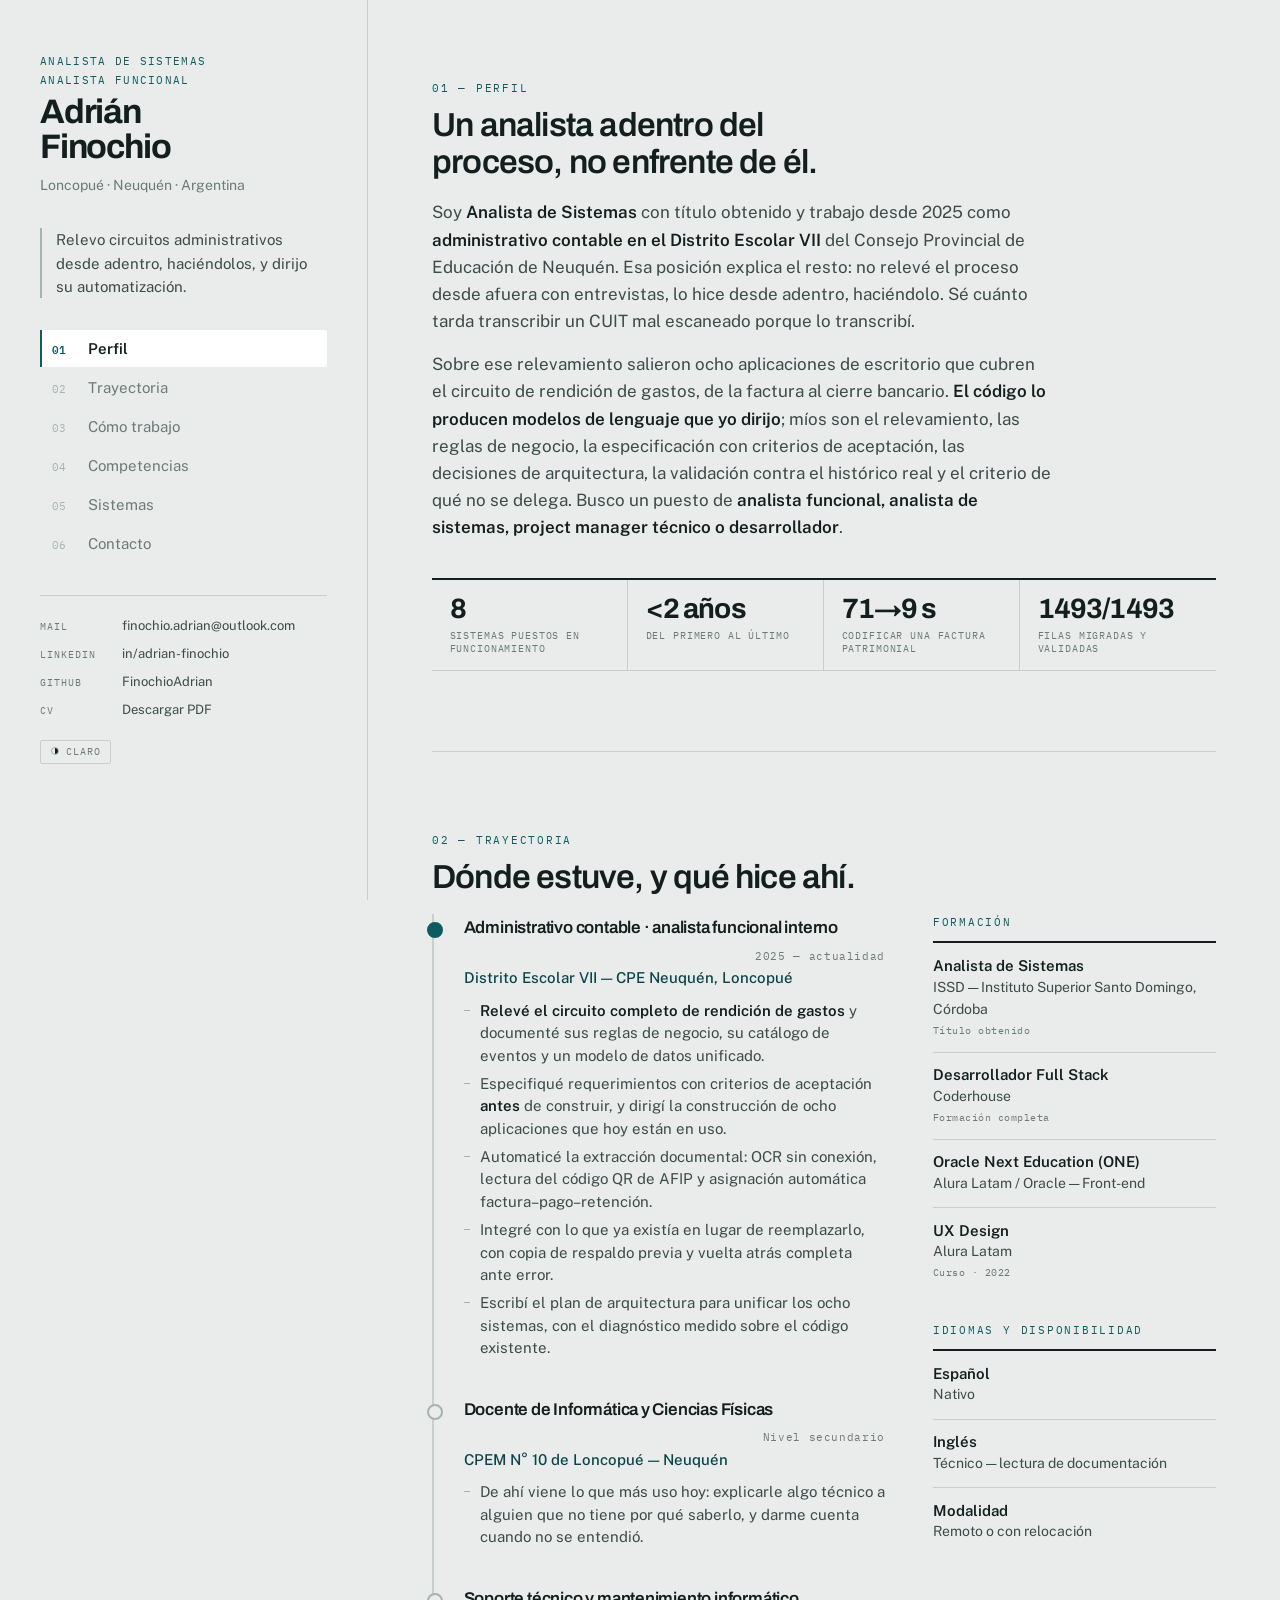
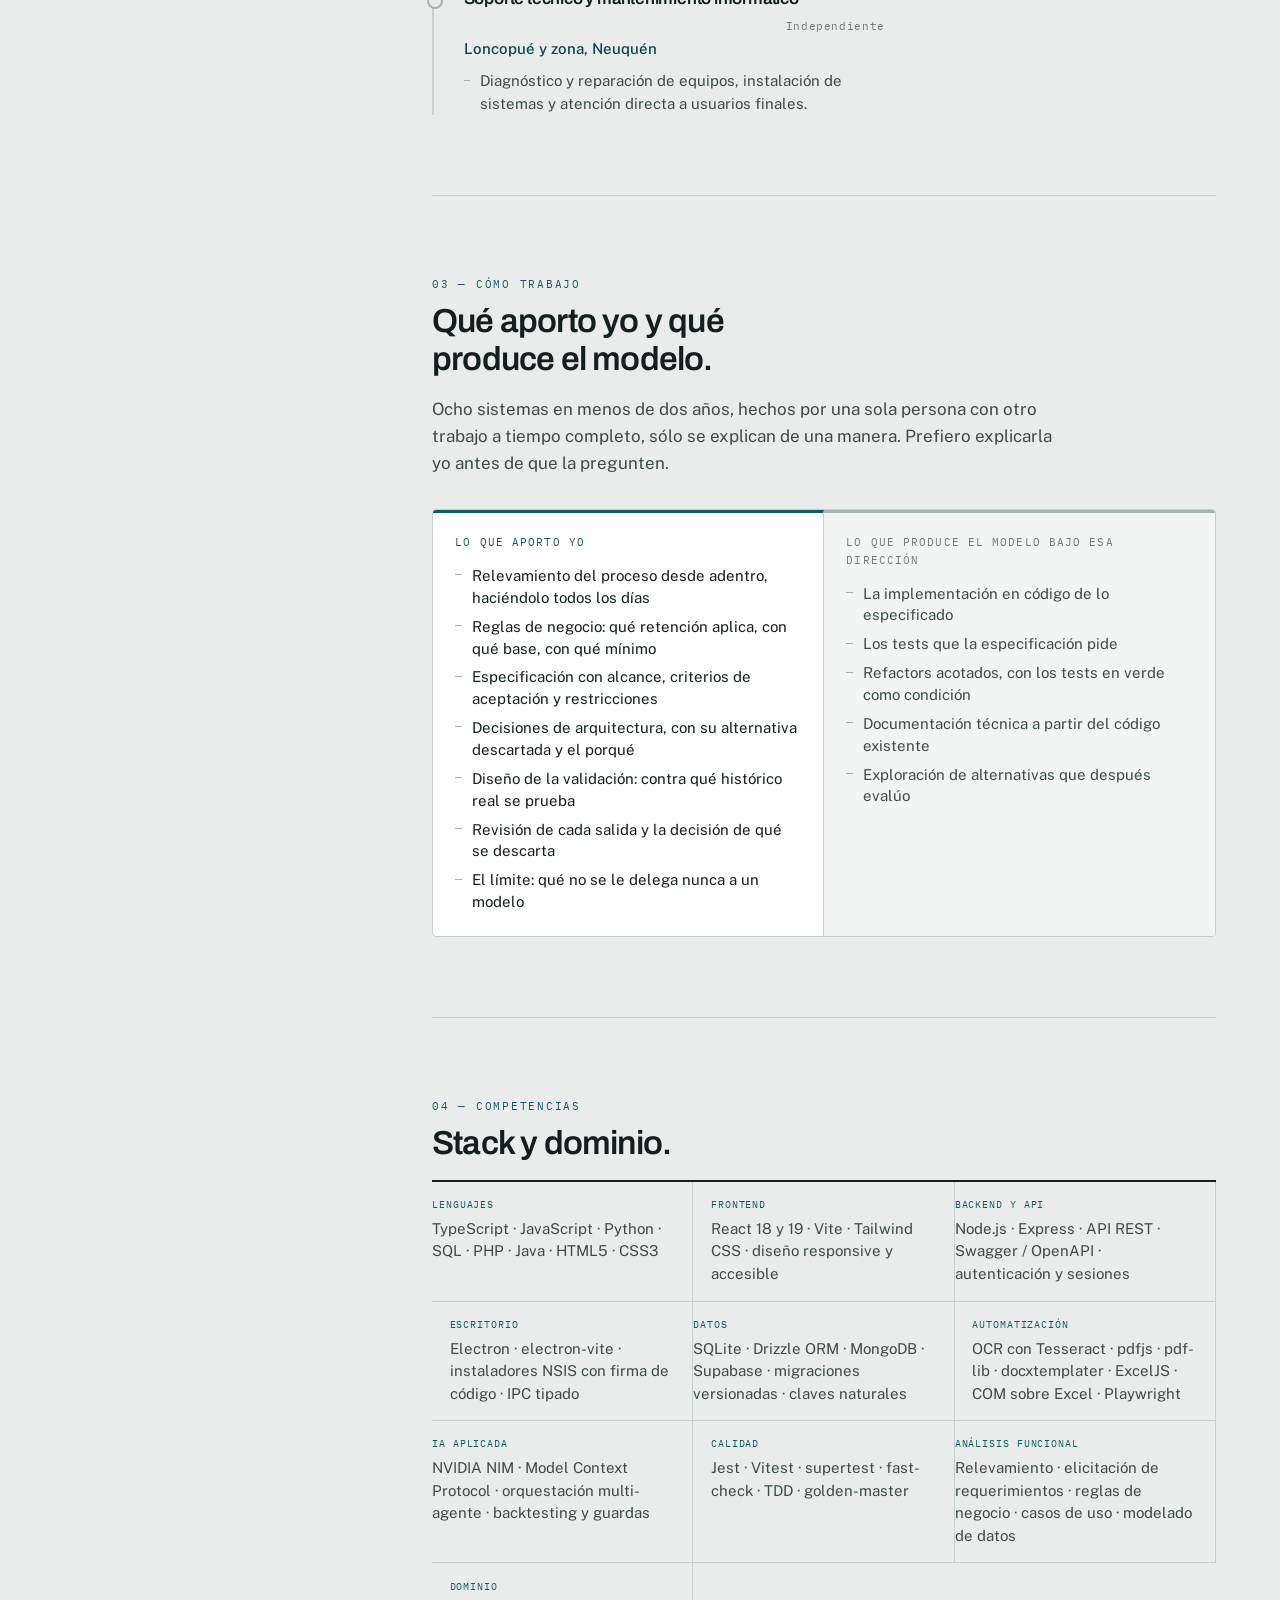
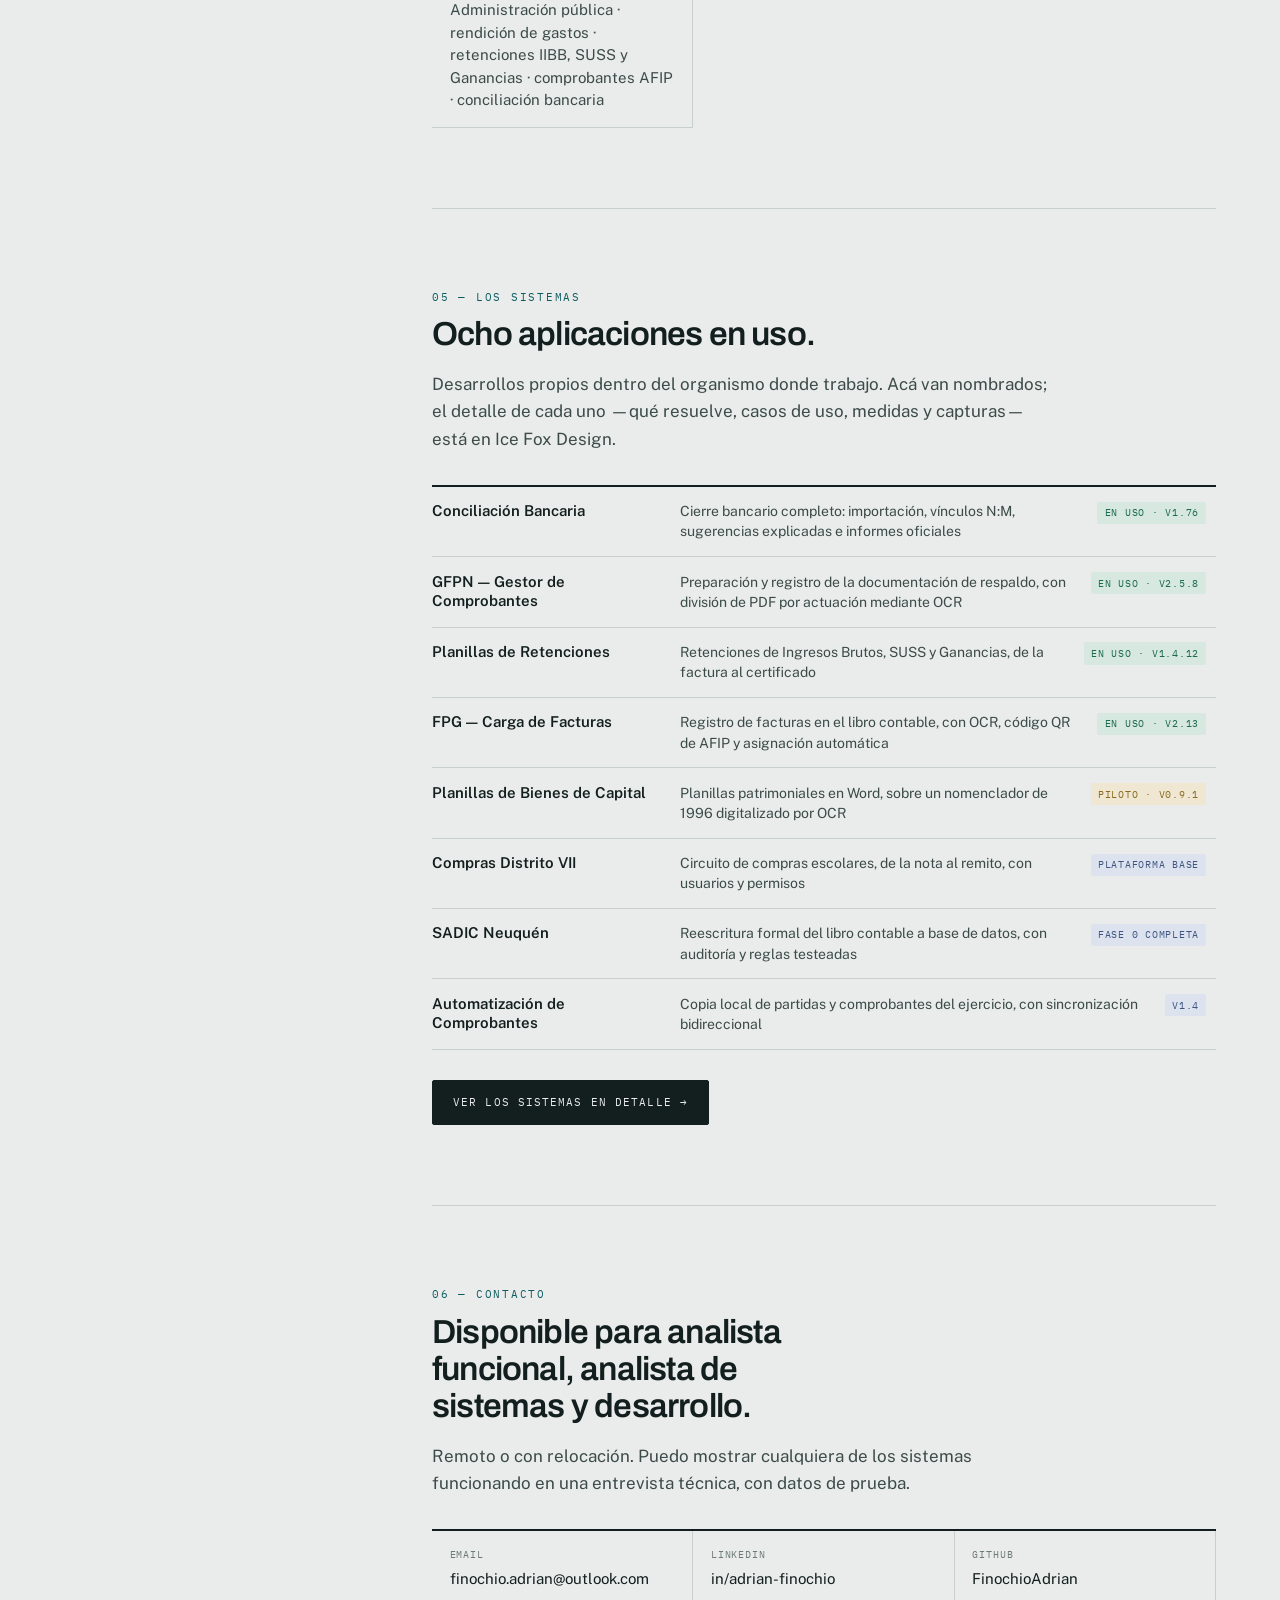
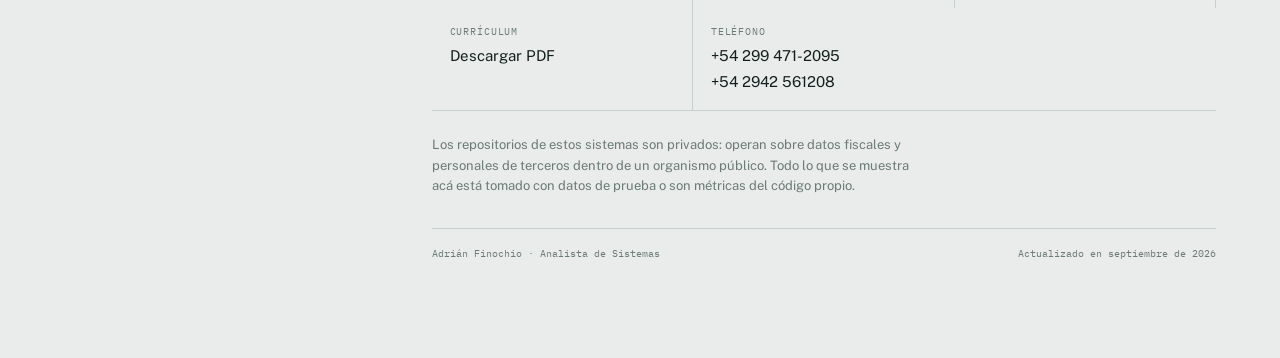
<file: index.html>
<!doctype html>
<html lang="es">
<head>
<meta charset="utf-8">
<meta name="viewport" content="width=device-width, initial-scale=1">
<title>Adrián Finochio — Analista de Sistemas</title>
<meta name="description" content="Analista de Sistemas y analista funcional. Relevamiento de circuitos administrativos y dirección de su automatización.">
<meta name="author" content="Adrián Finochio">
<link rel="icon" href="data:image/svg+xml,<svg xmlns=%22http://www.w3.org/2000/svg%22 viewBox=%220 0 100 100%22><text y=%22.9em%22 font-size=%2290%22>🦊</text></svg>">
<link rel="preconnect" href="https://fonts.googleapis.com">
<link rel="preconnect" href="https://fonts.gstatic.com" crossorigin>
<link rel="stylesheet" href="https://fonts.googleapis.com/css2?family=Archivo:wght@500;600;700&family=IBM+Plex+Mono:wght@400;500&family=Public+Sans:ital,wght@0,400;0,500;0,600;1,400&display=swap">
</head>
<body>
<style>
:root{
  --ground:#E9ECEA; --surface:#FFFFFF; --surface-2:#DFE4E2; --surface-3:#F3F5F4;
  --ink:#131F1E; --ink-2:#3C4B49; --muted:#6C7A78;
  --line:#C6CFCC; --line-2:#A6B3B0;
  --accent:#0E5B62; --accent-ink:#0A444A; --accent-soft:#D9E8E9;
  --ok:#1B6B4C; --ok-soft:#D6E8DF;
  --piloto:#8A6A1F; --piloto-soft:#EFE7D1;
  --base:#3F5480; --base-soft:#DCE3EF;
  --r:4px;
}
@media (prefers-color-scheme:dark){
  :root:not([data-theme="light"]){
    --ground:#0C1414; --surface:#131E1E; --surface-2:#1B2A29; --surface-3:#182524;
    --ink:#DFE7E5; --ink-2:#AEBCBA; --muted:#7C8A88;
    --line:#263736; --line-2:#3B5250;
    --accent:#5FB6BE; --accent-ink:#93D3D9; --accent-soft:#10353A;
    --ok:#6CBE9A; --ok-soft:#12301F;
    --piloto:#D2B25E; --piloto-soft:#302810;
    --base:#93A9D6; --base-soft:#182238;
  }
}
:root[data-theme="dark"]{
  --ground:#0C1414; --surface:#131E1E; --surface-2:#1B2A29; --surface-3:#182524;
  --ink:#DFE7E5; --ink-2:#AEBCBA; --muted:#7C8A88;
  --line:#263736; --line-2:#3B5250;
  --accent:#5FB6BE; --accent-ink:#93D3D9; --accent-soft:#10353A;
  --ok:#6CBE9A; --ok-soft:#12301F;
  --piloto:#D2B25E; --piloto-soft:#302810;
  --base:#93A9D6; --base-soft:#182238;
}
*{box-sizing:border-box}
body{margin:0;background:var(--ground);color:var(--ink);
  font-family:"Public Sans",ui-sans-serif,system-ui,-apple-system,Segoe UI,sans-serif;
  font-size:16px;line-height:1.6;-webkit-font-smoothing:antialiased}
a{color:var(--accent-ink)}
:focus-visible{outline:2px solid var(--accent);outline-offset:3px;border-radius:2px}
h1,h2,h3,.display{font-family:"Archivo","Helvetica Neue",Arial,sans-serif}
.mono{font-family:"IBM Plex Mono",ui-monospace,Menlo,monospace}

/* ===================== ESTRUCTURA LATERAL ===================== */
#progreso{position:fixed;left:0;top:0;height:2px;width:0;background:var(--accent);z-index:60;
  transition:width .12s linear}
.marco{display:grid;grid-template-columns:23rem minmax(0,1fr);max-width:92rem;margin:0 auto}
.riel{position:sticky;top:0;height:100vh;display:flex;flex-direction:column;
  padding:3.25rem 2.5rem 2.25rem;border-right:1px solid var(--line);background:var(--ground);
  overflow-y:auto}
.flujo{min-width:0;padding:0 4rem}
@media (max-width:64rem){
  .marco{grid-template-columns:1fr}
  .riel{position:static;height:auto;border-right:0;border-bottom:1px solid var(--line);
    padding:2.5rem 1.75rem 1.75rem}
  .flujo{padding:0 1.75rem}
}

/* ===================== RIEL ===================== */
.riel-nombre{font-family:"Archivo",sans-serif;font-weight:700;font-size:2.125rem;line-height:1.02;
  letter-spacing:-.035em;margin:0 0 .6rem}
.riel-rol{font-family:"IBM Plex Mono",monospace;font-size:.6875rem;letter-spacing:.12em;
  text-transform:uppercase;color:var(--accent);margin:0 0 .35rem;line-height:1.7}
.riel-lugar{font-size:.875rem;color:var(--muted);margin:0 0 2rem}
.riel-frase{font-size:.9375rem;color:var(--ink-2);line-height:1.55;margin:0 0 2rem;
  padding-left:.85rem;border-left:2px solid var(--line-2)}
.indice{margin:0 0 auto;padding:0;list-style:none;display:flex;flex-direction:column;gap:.1rem;
  counter-reset:s}
.indice a{counter-increment:s;display:grid;grid-template-columns:1.9rem 1fr;align-items:baseline;
  gap:.35rem;padding:.42rem .6rem;text-decoration:none;color:var(--muted);font-size:.9375rem;
  border-left:2px solid transparent;border-radius:0 2px 2px 0;
  transition:color .25s ease,border-color .25s ease,background .25s ease,padding-left .25s ease}
.indice a::before{content:"0" counter(s);font-family:"IBM Plex Mono",monospace;font-size:.6875rem;
  color:var(--line-2);transition:color .25s ease}
.indice a:hover{color:var(--ink);background:var(--surface);padding-left:.85rem}
.indice a.activo{color:var(--ink);font-weight:600;border-left-color:var(--accent);background:var(--surface)}
.indice a.activo::before{color:var(--accent)}
.riel-pie{margin-top:2rem;padding-top:1.25rem;border-top:1px solid var(--line);
  display:flex;flex-direction:column;gap:.45rem}
.riel-pie a{font-size:.8125rem;color:var(--ink-2);text-decoration:none;display:flex;gap:.6rem;
  align-items:baseline;transition:color .2s ease,transform .2s ease}
.riel-pie a:hover{color:var(--accent-ink);transform:translateX(3px)}
.riel-pie .et{font-family:"IBM Plex Mono",monospace;font-size:.5938rem;letter-spacing:.1em;
  text-transform:uppercase;color:var(--muted);min-width:4.5rem;flex:none}
.tema{margin-top:1.25rem;align-self:flex-start;font-family:"IBM Plex Mono",monospace;
  font-size:.625rem;letter-spacing:.1em;text-transform:uppercase;background:transparent;
  color:var(--muted);border:1px solid var(--line);border-radius:2px;padding:.35rem .6rem;
  cursor:pointer;line-height:1;transition:color .2s ease,border-color .2s ease}
.tema:hover{color:var(--ink);border-color:var(--line-2)}
.tema::before{content:"";display:inline-block;width:.5rem;height:.5rem;border-radius:50%;
  margin-right:.45rem;vertical-align:-.05em;box-sizing:border-box;border:1px solid var(--line-2);
  background:linear-gradient(90deg,var(--ground) 50%,var(--ink) 50%)}

/* ===================== SECCIONES ===================== */
.flujo section{padding:5rem 0;border-bottom:1px solid var(--line);scroll-margin-top:1rem}
.flujo section:last-of-type{border-bottom:0;padding-bottom:6rem}
.rotulo{font-family:"IBM Plex Mono",monospace;font-size:.6875rem;letter-spacing:.16em;
  text-transform:uppercase;color:var(--accent);margin:0 0 .6rem}
h2{font-weight:600;font-size:clamp(1.5rem,2.6vw,2.125rem);line-height:1.12;letter-spacing:-.024em;
  margin:0 0 1.1rem;text-wrap:balance;max-width:24ch}
.bajada{color:var(--ink-2);max-width:62ch;margin:0 0 2rem;font-size:1.0625rem}
p{margin:0 0 1rem}
.prosa p{color:var(--ink-2);max-width:62ch;font-size:1.0625rem}
.prosa p b{color:var(--ink);font-weight:600}

/* ---- cifras ---- */
.marcador{display:grid;grid-template-columns:repeat(auto-fit,minmax(9rem,1fr));
  border-top:2px solid var(--ink);border-bottom:1px solid var(--line);margin-top:2.25rem}
.cifra{padding:.95rem 1.1rem .9rem;border-right:1px solid var(--line)}
.cifra:last-child{border-right:0}
.cifra b{display:block;font-family:"Archivo",sans-serif;font-weight:700;font-size:1.75rem;
  line-height:1;letter-spacing:-.03em;font-variant-numeric:tabular-nums}
.cifra span{display:block;font-family:"IBM Plex Mono",monospace;font-size:.5938rem;letter-spacing:.09em;
  text-transform:uppercase;color:var(--muted);margin-top:.4rem;line-height:1.4}

/* ---- trayectoria ---- */
.dos{display:grid;grid-template-columns:minmax(0,1.6fr) minmax(0,1fr);gap:3rem;align-items:start}
@media (max-width:72rem){.dos{grid-template-columns:1fr;gap:2.25rem}}
.traza{display:flex;flex-direction:column;border-left:2px solid var(--line);margin:0;padding:0;list-style:none}
.hito{position:relative;padding:0 0 2.25rem 1.85rem}
.hito:last-child{padding-bottom:0}
.hito::before{content:"";position:absolute;left:-.4375rem;top:.5rem;width:.75rem;height:.75rem;
  border-radius:50%;background:var(--ground);border:2px solid var(--line-2);
  transition:background .3s ease,border-color .3s ease,transform .3s ease}
.hito.actual::before{background:var(--accent);border-color:var(--accent)}
.hito:hover::before{transform:scale(1.25)}
.hito-cab{display:flex;flex-wrap:wrap;align-items:baseline;gap:.4rem 1rem;margin-bottom:.1rem}
.hito-rol{font-family:"Archivo",sans-serif;font-weight:600;font-size:1.0625rem;letter-spacing:-.012em}
.hito-fecha{font-family:"IBM Plex Mono",monospace;font-size:.6563rem;letter-spacing:.06em;
  color:var(--muted);margin-left:auto;white-space:nowrap}
.hito-org{font-size:.9375rem;color:var(--accent-ink);margin:0 0 .6rem;font-weight:500}
.hito ul{margin:0;padding:0;list-style:none;display:flex;flex-direction:column;gap:.35rem}
.hito li{position:relative;padding-left:1rem;font-size:.9375rem;color:var(--ink-2);line-height:1.5}
.hito li::before{content:"";position:absolute;left:0;top:.66em;width:.375rem;height:1px;background:var(--line-2)}
.hito li b{color:var(--ink);font-weight:600}
.ficha{display:flex;flex-direction:column;border-top:2px solid var(--ink)}
.ficha-fila{padding:.8rem 0;border-bottom:1px solid var(--line)}
.ficha-fila:last-child{border-bottom:0}
.ficha-fila .t{font-weight:600;font-size:.9375rem;line-height:1.3}
.ficha-fila .o{font-size:.875rem;color:var(--ink-2)}
.ficha-fila .f{font-family:"IBM Plex Mono",monospace;font-size:.625rem;color:var(--muted);
  letter-spacing:.05em;margin-top:.15rem}

/* ---- reparto ---- */
.reparto{display:grid;grid-template-columns:repeat(auto-fit,minmax(19rem,1fr));
  border:1px solid var(--line);border-radius:var(--r);overflow:hidden;background:var(--surface)}
.mitad{padding:1.3rem 1.4rem 1.45rem}
.mitad.yo{border-right:1px solid var(--line);border-top:3px solid var(--accent)}
.mitad.ia{border-top:3px solid var(--line-2);background:var(--surface-3)}
@media (max-width:41rem){.mitad.yo{border-right:0;border-bottom:1px solid var(--line)}}
.mitad-t{font-family:"IBM Plex Mono",monospace;font-size:.6875rem;letter-spacing:.1em;
  text-transform:uppercase;color:var(--muted);margin:0 0 .85rem}
.mitad.yo .mitad-t{color:var(--accent)}
.mitad ul{margin:0;padding:0;list-style:none;display:flex;flex-direction:column;gap:.45rem}
.mitad li{position:relative;padding-left:1.05rem;font-size:.9375rem;color:var(--ink-2);line-height:1.45}
.mitad li::before{content:"";position:absolute;left:0;top:.62em;width:.4rem;height:1px;background:var(--line-2)}
.mitad.yo li{color:var(--ink)}

/* ---- competencias ---- */
.comp{display:grid;grid-template-columns:repeat(auto-fit,minmax(16rem,1fr));gap:0;
  border-top:2px solid var(--ink);margin:0}
.comp>div{padding:.95rem 1.1rem .95rem 0;border-bottom:1px solid var(--line);border-right:1px solid var(--line)}
.comp>div:nth-child(even){padding-left:1.1rem}
.comp dt{font-family:"IBM Plex Mono",monospace;font-size:.625rem;letter-spacing:.09em;
  text-transform:uppercase;color:var(--accent);margin-bottom:.3rem}
.comp dd{margin:0;font-size:.9375rem;color:var(--ink-2);line-height:1.5}

/* ---- sistemas ---- */
.lista-sis{border-top:2px solid var(--ink);margin-bottom:1.9rem}
.fila{display:grid;grid-template-columns:minmax(0,14rem) minmax(0,1fr) auto;gap:.35rem 1.5rem;
  padding:.9rem .6rem .9rem 0;border-bottom:1px solid var(--line);align-items:baseline;
  position:relative;transition:padding-left .3s ease,background .3s ease}
.fila::after{content:"";position:absolute;left:0;top:0;bottom:0;width:2px;background:var(--accent);
  transform:scaleY(0);transform-origin:top;transition:transform .3s ease}
.fila:hover{padding-left:.85rem;background:var(--surface)}
.fila:hover::after{transform:scaleY(1)}
@media (max-width:56rem){.fila{grid-template-columns:minmax(0,1fr) auto}
  .fila .que{grid-column:1 / -1}}
.nom{font-weight:600;font-size:.9375rem;line-height:1.3}
.que{font-size:.875rem;color:var(--ink-2);line-height:1.45}
.est{font-family:"IBM Plex Mono",monospace;font-size:.5938rem;letter-spacing:.08em;
  text-transform:uppercase;padding:.22rem .45rem;border-radius:2px;white-space:nowrap;justify-self:end}
.est.ok{background:var(--ok-soft);color:var(--ok)}
.est.piloto{background:var(--piloto-soft);color:var(--piloto)}
.est.base{background:var(--base-soft);color:var(--base)}
.boton{display:inline-block;font-family:"IBM Plex Mono",monospace;font-size:.6875rem;
  letter-spacing:.1em;text-transform:uppercase;text-decoration:none;background:var(--ink);
  color:var(--ground);padding:.8rem 1.25rem;border-radius:2px;border:1px solid var(--ink);
  transition:background .25s ease,color .25s ease,border-color .25s ease,transform .25s ease}
.boton:hover{background:var(--accent);border-color:var(--accent);color:#fff;transform:translateY(-2px)}

/* ---- contacto ---- */
.enlaces{display:grid;grid-template-columns:repeat(auto-fit,minmax(13rem,1fr));
  border-top:2px solid var(--ink);border-bottom:1px solid var(--line)}
.enlaces a,.enlaces div{display:block;padding:1rem 1.1rem;border-right:1px solid var(--line);
  text-decoration:none;color:var(--ink);transition:background .25s ease}
.enlaces a:hover{background:var(--surface)}
.enlaces a:last-child,.enlaces div:last-child{border-right:0}
.enlaces .et{font-family:"IBM Plex Mono",monospace;font-size:.5938rem;letter-spacing:.09em;
  text-transform:uppercase;color:var(--muted);display:block;margin-bottom:.25rem}
.enlaces .vl{font-size:.9375rem;word-break:break-word}
.nota{max-width:62ch;font-size:.8125rem;color:var(--muted);margin-top:1.5rem;line-height:1.55}
.pie{margin-top:2rem;padding-top:1.1rem;border-top:1px solid var(--line);
  font-family:"IBM Plex Mono",monospace;font-size:.625rem;color:var(--muted);
  display:flex;justify-content:space-between;gap:1rem;flex-wrap:wrap}

/* ===================== MOVIMIENTO ===================== */
.js .revelar{opacity:0;transform:translateY(16px)}
.js .revelar.visible{opacity:1;transform:none;
  transition:opacity .65s cubic-bezier(.22,.61,.36,1),transform .65s cubic-bezier(.22,.61,.36,1)}
.js .escalona>*{opacity:0;transform:translateY(12px)}
.js .escalona.visible>*{opacity:1;transform:none;
  transition:opacity .55s cubic-bezier(.22,.61,.36,1),transform .55s cubic-bezier(.22,.61,.36,1)}
.js .escalona.visible>*:nth-child(1){transition-delay:.04s}
.js .escalona.visible>*:nth-child(2){transition-delay:.10s}
.js .escalona.visible>*:nth-child(3){transition-delay:.16s}
.js .escalona.visible>*:nth-child(4){transition-delay:.22s}
.js .escalona.visible>*:nth-child(5){transition-delay:.28s}
.js .escalona.visible>*:nth-child(6){transition-delay:.34s}
.js .escalona.visible>*:nth-child(7){transition-delay:.40s}
.js .escalona.visible>*:nth-child(8){transition-delay:.46s}
@keyframes entrar{from{opacity:0;transform:translateY(10px)}to{opacity:1;transform:none}}
.js .riel>*{animation:entrar .6s cubic-bezier(.22,.61,.36,1) backwards}
.js .riel>*:nth-child(1){animation-delay:.05s}
.js .riel>*:nth-child(2){animation-delay:.11s}
.js .riel>*:nth-child(3){animation-delay:.17s}
.js .riel>*:nth-child(4){animation-delay:.23s}
.js .riel>*:nth-child(5){animation-delay:.29s}
.js .riel>*:nth-child(6){animation-delay:.35s}
.js .riel>*:nth-child(7){animation-delay:.41s}
html{scroll-behavior:smooth}
@media (prefers-reduced-motion:reduce){
  html{scroll-behavior:auto}
  *{animation:none!important;transition:none!important}
  .js .revelar,.js .escalona>*{opacity:1!important;transform:none!important}
}
</style>

<script>document.documentElement.classList.add('js');</script>

<div id="progreso"></div>

<div class="marco">

  <aside class="riel">
    <p class="riel-rol">Analista de Sistemas<br>Analista Funcional</p>
    <h1 class="riel-nombre">Adrián<br>Finochio</h1>
    <p class="riel-lugar">Loncopué · Neuquén · Argentina</p>
    <p class="riel-frase">Relevo circuitos administrativos desde adentro, haciéndolos, y dirijo su automatización.</p>
    <nav>
      <ul class="indice">
        <li><a href="#perfil">Perfil</a></li>
        <li><a href="#trayectoria">Trayectoria</a></li>
        <li><a href="#metodo">Cómo trabajo</a></li>
        <li><a href="#competencias">Competencias</a></li>
        <li><a href="#sistemas">Sistemas</a></li>
        <li><a href="#contacto">Contacto</a></li>
      </ul>
    </nav>
    <div class="riel-pie">
      <a href="mailto:finochio.adrian@outlook.com"><span class="et">Mail</span><span>finochio.adrian@outlook.com</span></a>
      <a href="https://www.linkedin.com/in/adrian-finochio/" target="_blank" rel="noopener"><span class="et">LinkedIn</span><span>in/adrian-finochio</span></a>
      <a href="https://github.com/FinochioAdrian" target="_blank" rel="noopener"><span class="et">GitHub</span><span>FinochioAdrian</span></a>
      <a href="cv/CV-Adrian-Finochio.pdf"><span class="et">CV</span><span>Descargar PDF</span></a>
    </div>
    <button id="tema" class="tema" type="button" title="Tema: claro, oscuro o automático">Claro</button>
  </aside>

  <main class="flujo">

    <section id="perfil">
      <div class="revelar">
        <p class="rotulo">01 — Perfil</p>
        <h2>Un analista adentro del proceso, no enfrente de él.</h2>
        <div class="prosa">
          <p>Soy <b>Analista de Sistemas</b> con título obtenido y trabajo desde 2025 como <b>administrativo contable en el Distrito Escolar VII</b> del Consejo Provincial de Educación de Neuquén. Esa posición explica el resto: no relevé el proceso desde afuera con entrevistas, lo hice desde adentro, haciéndolo. Sé cuánto tarda transcribir un CUIT mal escaneado porque lo transcribí.</p>
          <p>Sobre ese relevamiento salieron ocho aplicaciones de escritorio que cubren el circuito de rendición de gastos, de la factura al cierre bancario. <b>El código lo producen modelos de lenguaje que yo dirijo</b>; míos son el relevamiento, las reglas de negocio, la especificación con criterios de aceptación, las decisiones de arquitectura, la validación contra el histórico real y el criterio de qué no se delega. Busco un puesto de <b>analista funcional, analista de sistemas, project manager técnico o desarrollador</b>.</p>
        </div>
      </div>
      <div class="marcador escalona">
        <div class="cifra"><b data-hasta="8">8</b><span>Sistemas puestos en funcionamiento</span></div>
        <div class="cifra"><b>&lt;2 años</b><span>Del primero al último</span></div>
        <div class="cifra"><b>71→9 s</b><span>Codificar una factura patrimonial</span></div>
        <div class="cifra"><b data-hasta="1493" data-sufijo="/1493">1493/1493</b><span>Filas migradas y validadas</span></div>
      </div>
    </section>

    <section id="trayectoria">
      <div class="revelar">
        <p class="rotulo">02 — Trayectoria</p>
        <h2>Dónde estuve, y qué hice ahí.</h2>
      </div>
      <div class="dos">
        <ol class="traza escalona">
          <li class="hito actual">
            <div class="hito-cab"><span class="hito-rol">Administrativo contable · analista funcional interno</span><span class="hito-fecha">2025 — actualidad</span></div>
            <p class="hito-org">Distrito Escolar VII — CPE Neuquén, Loncopué</p>
            <ul>
              <li><b>Relevé el circuito completo de rendición de gastos</b> y documenté sus reglas de negocio, su catálogo de eventos y un modelo de datos unificado.</li>
              <li>Especifiqué requerimientos con criterios de aceptación <b>antes</b> de construir, y dirigí la construcción de ocho aplicaciones que hoy están en uso.</li>
              <li>Automaticé la extracción documental: OCR sin conexión, lectura del código QR de AFIP y asignación automática factura–pago–retención.</li>
              <li>Integré con lo que ya existía en lugar de reemplazarlo, con copia de respaldo previa y vuelta atrás completa ante error.</li>
              <li>Escribí el plan de arquitectura para unificar los ocho sistemas, con el diagnóstico medido sobre el código existente.</li>
            </ul>
          </li>
          <li class="hito">
            <div class="hito-cab"><span class="hito-rol">Docente de Informática y Ciencias Físicas</span><span class="hito-fecha">Nivel secundario</span></div>
            <p class="hito-org">CPEM N° 10 de Loncopué — Neuquén</p>
            <ul><li>De ahí viene lo que más uso hoy: explicarle algo técnico a alguien que no tiene por qué saberlo, y darme cuenta cuando no se entendió.</li></ul>
          </li>
          <li class="hito">
            <div class="hito-cab"><span class="hito-rol">Soporte técnico y mantenimiento informático</span><span class="hito-fecha">Independiente</span></div>
            <p class="hito-org">Loncopué y zona, Neuquén</p>
            <ul><li>Diagnóstico y reparación de equipos, instalación de sistemas y atención directa a usuarios finales.</li></ul>
          </li>
        </ol>
        <aside class="revelar">
          <p class="rotulo">Formación</p>
          <div class="ficha">
            <div class="ficha-fila"><div class="t">Analista de Sistemas</div><div class="o">ISSD — Instituto Superior Santo Domingo, Córdoba</div><div class="f">Título obtenido</div></div>
            <div class="ficha-fila"><div class="t">Desarrollador Full Stack</div><div class="o">Coderhouse</div><div class="f">Formación completa</div></div>
            <div class="ficha-fila"><div class="t">Oracle Next Education (ONE)</div><div class="o">Alura Latam / Oracle — Front-end</div></div>
            <div class="ficha-fila"><div class="t">UX Design</div><div class="o">Alura Latam</div><div class="f">Curso · 2022</div></div>
          </div>
          <p class="rotulo" style="margin-top:1.75rem">Idiomas y disponibilidad</p>
          <div class="ficha">
            <div class="ficha-fila"><div class="t">Español</div><div class="o">Nativo</div></div>
            <div class="ficha-fila"><div class="t">Inglés</div><div class="o">Técnico — lectura de documentación</div></div>
            <div class="ficha-fila"><div class="t">Modalidad</div><div class="o">Remoto o con relocación</div></div>
          </div>
        </aside>
      </div>
    </section>

    <section id="metodo">
      <div class="revelar">
        <p class="rotulo">03 — Cómo trabajo</p>
        <h2>Qué aporto yo y qué produce el modelo.</h2>
        <p class="bajada">Ocho sistemas en menos de dos años, hechos por una sola persona con otro trabajo a tiempo completo, sólo se explican de una manera. Prefiero explicarla yo antes de que la pregunten.</p>
      </div>
      <div class="reparto revelar">
        <div class="mitad yo">
          <p class="mitad-t">Lo que aporto yo</p>
          <ul>
            <li>Relevamiento del proceso desde adentro, haciéndolo todos los días</li>
            <li>Reglas de negocio: qué retención aplica, con qué base, con qué mínimo</li>
            <li>Especificación con alcance, criterios de aceptación y restricciones</li>
            <li>Decisiones de arquitectura, con su alternativa descartada y el porqué</li>
            <li>Diseño de la validación: contra qué histórico real se prueba</li>
            <li>Revisión de cada salida y la decisión de qué se descarta</li>
            <li>El límite: qué no se le delega nunca a un modelo</li>
          </ul>
        </div>
        <div class="mitad ia">
          <p class="mitad-t">Lo que produce el modelo bajo esa dirección</p>
          <ul>
            <li>La implementación en código de lo especificado</li>
            <li>Los tests que la especificación pide</li>
            <li>Refactors acotados, con los tests en verde como condición</li>
            <li>Documentación técnica a partir del código existente</li>
            <li>Exploración de alternativas que después evalúo</li>
          </ul>
        </div>
      </div>
    </section>

    <section id="competencias">
      <div class="revelar">
        <p class="rotulo">04 — Competencias</p>
        <h2>Stack y dominio.</h2>
      </div>
      <dl class="comp escalona">
        <div><dt>Lenguajes</dt><dd>TypeScript · JavaScript · Python · SQL · PHP · Java · HTML5 · CSS3</dd></div>
        <div><dt>Frontend</dt><dd>React 18 y 19 · Vite · Tailwind CSS · diseño responsive y accesible</dd></div>
        <div><dt>Backend y API</dt><dd>Node.js · Express · API REST · Swagger / OpenAPI · autenticación y sesiones</dd></div>
        <div><dt>Escritorio</dt><dd>Electron · electron-vite · instaladores NSIS con firma de código · IPC tipado</dd></div>
        <div><dt>Datos</dt><dd>SQLite · Drizzle ORM · MongoDB · Supabase · migraciones versionadas · claves naturales</dd></div>
        <div><dt>Automatización</dt><dd>OCR con Tesseract · pdfjs · pdf-lib · docxtemplater · ExcelJS · COM sobre Excel · Playwright</dd></div>
        <div><dt>IA aplicada</dt><dd>NVIDIA NIM · Model Context Protocol · orquestación multi-agente · backtesting y guardas</dd></div>
        <div><dt>Calidad</dt><dd>Jest · Vitest · supertest · fast-check · TDD · golden-master</dd></div>
        <div><dt>Análisis funcional</dt><dd>Relevamiento · elicitación de requerimientos · reglas de negocio · casos de uso · modelado de datos</dd></div>
        <div><dt>Dominio</dt><dd>Administración pública · rendición de gastos · retenciones IIBB, SUSS y Ganancias · comprobantes AFIP · conciliación bancaria</dd></div>
      </dl>
    </section>

    <section id="sistemas">
      <div class="revelar">
        <p class="rotulo">05 — Los sistemas</p>
        <h2>Ocho aplicaciones en uso.</h2>
        <p class="bajada">Desarrollos propios dentro del organismo donde trabajo. Acá van nombrados; el detalle de cada uno —qué resuelve, casos de uso, medidas y capturas— está en Ice Fox Design.</p>
      </div>
      <div class="lista-sis escalona">
        <div class="fila"><span class="nom">Conciliación Bancaria</span><span class="que">Cierre bancario completo: importación, vínculos N:M, sugerencias explicadas e informes oficiales</span><span class="est ok">En uso · v1.76</span></div>
        <div class="fila"><span class="nom">GFPN — Gestor de Comprobantes</span><span class="que">Preparación y registro de la documentación de respaldo, con división de PDF por actuación mediante OCR</span><span class="est ok">En uso · v2.5.8</span></div>
        <div class="fila"><span class="nom">Planillas de Retenciones</span><span class="que">Retenciones de Ingresos Brutos, SUSS y Ganancias, de la factura al certificado</span><span class="est ok">En uso · v1.4.12</span></div>
        <div class="fila"><span class="nom">FPG — Carga de Facturas</span><span class="que">Registro de facturas en el libro contable, con OCR, código QR de AFIP y asignación automática</span><span class="est ok">En uso · v2.13</span></div>
        <div class="fila"><span class="nom">Planillas de Bienes de Capital</span><span class="que">Planillas patrimoniales en Word, sobre un nomenclador de 1996 digitalizado por OCR</span><span class="est piloto">Piloto · v0.9.1</span></div>
        <div class="fila"><span class="nom">Compras Distrito VII</span><span class="que">Circuito de compras escolares, de la nota al remito, con usuarios y permisos</span><span class="est base">Plataforma base</span></div>
        <div class="fila"><span class="nom">SADIC Neuquén</span><span class="que">Reescritura formal del libro contable a base de datos, con auditoría y reglas testeadas</span><span class="est base">Fase 0 completa</span></div>
        <div class="fila"><span class="nom">Automatización de Comprobantes</span><span class="que">Copia local de partidas y comprobantes del ejercicio, con sincronización bidireccional</span><span class="est base">v1.4</span></div>
      </div>
      <div class="revelar"><a class="boton" href="https://icefoxdesing.github.io/">Ver los sistemas en detalle →</a></div>
    </section>

    <section id="contacto">
      <div class="revelar">
        <p class="rotulo">06 — Contacto</p>
        <h2>Disponible para analista funcional, analista de sistemas y desarrollo.</h2>
        <p class="bajada">Remoto o con relocación. Puedo mostrar cualquiera de los sistemas funcionando en una entrevista técnica, con datos de prueba.</p>
      </div>
      <div class="enlaces escalona">
        <a href="mailto:finochio.adrian@outlook.com"><span class="et">Email</span><span class="vl">finochio.adrian@outlook.com</span></a>
        <a href="https://www.linkedin.com/in/adrian-finochio/" target="_blank" rel="noopener"><span class="et">LinkedIn</span><span class="vl">in/adrian-finochio</span></a>
        <a href="https://github.com/FinochioAdrian" target="_blank" rel="noopener"><span class="et">GitHub</span><span class="vl">FinochioAdrian</span></a>
        <a href="cv/CV-Adrian-Finochio.pdf"><span class="et">Currículum</span><span class="vl">Descargar PDF</span></a>
        <div><span class="et">Teléfono</span><span class="vl">+54 299 471-2095<br>+54 2942 561208</span></div>
      </div>
      <p class="nota">Los repositorios de estos sistemas son privados: operan sobre datos fiscales y personales de terceros dentro de un organismo público. Todo lo que se muestra acá está tomado con datos de prueba o son métricas del código propio.</p>
      <div class="pie"><span>Adrián Finochio · Analista de Sistemas</span><span>Actualizado en septiembre de 2026</span></div>
    </section>

  </main>
</div>

<script>
(function(){
  var raiz = document.documentElement;
  var reducido = window.matchMedia && window.matchMedia('(prefers-reduced-motion: reduce)').matches;

  /* ---------- tema: arranca en claro ---------- */
  var b = document.getElementById('tema');
  var clave = 'tema-preferido', estados = ['light','dark','auto'];
  var etiqueta = { light:'Claro', dark:'Oscuro', auto:'Automático' };
  var actual = 'light';
  try { var g = localStorage.getItem(clave); if (estados.indexOf(g) >= 0) actual = g; } catch (e) {}
  function aplicarTema(){
    if (actual === 'auto') raiz.removeAttribute('data-theme');
    else raiz.setAttribute('data-theme', actual);
    b.textContent = etiqueta[actual];
    b.setAttribute('aria-label', 'Tema ' + etiqueta[actual].toLowerCase() + '. Cambiar.');
  }
  aplicarTema();
  b.addEventListener('click', function(){
    actual = estados[(estados.indexOf(actual) + 1) % estados.length];
    try { localStorage.setItem(clave, actual); } catch (e) {}
    aplicarTema();
  });

  /* ---------- revelado al entrar ---------- */
  var piezas = document.querySelectorAll('.revelar, .escalona');
  function mostrarTodo(){ for (var i=0;i<piezas.length;i++) piezas[i].classList.add('visible'); }
  if (reducido || !('IntersectionObserver' in window)) {
    mostrarTodo();
  } else {
    var obs = new IntersectionObserver(function(entradas){
      entradas.forEach(function(e){
        if (e.isIntersecting) { e.target.classList.add('visible'); obs.unobserve(e.target); }
      });
    }, { rootMargin: '0px 0px -8% 0px', threshold: 0.06 });
    for (var i=0;i<piezas.length;i++) obs.observe(piezas[i]);
    setTimeout(mostrarTodo, 2500);   /* red de seguridad */
  }

  /* ---------- cifras que cuentan ---------- */
  var cifras = document.querySelectorAll('.cifra b[data-hasta]');
  function contar(el){
    var fin = parseInt(el.getAttribute('data-hasta'), 10);
    var suf = el.getAttribute('data-sufijo') || '';
    if (reducido) { el.textContent = fin + suf; return; }
    var ini = null, dur = 900;
    function paso(t){
      if (ini === null) ini = t;
      var p = Math.min((t - ini) / dur, 1);
      var suave = 1 - Math.pow(1 - p, 3);
      el.textContent = Math.round(fin * suave) + suf;
      if (p < 1) requestAnimationFrame(paso);
    }
    requestAnimationFrame(paso);
  }
  if ('IntersectionObserver' in window) {
    var obsC = new IntersectionObserver(function(en){
      en.forEach(function(e){ if (e.isIntersecting) { contar(e.target); obsC.unobserve(e.target); } });
    }, { threshold: 0.6 });
    for (var j=0;j<cifras.length;j++) obsC.observe(cifras[j]);
  }

  /* ---------- índice activo + barra de progreso ---------- */
  var secciones = [].slice.call(document.querySelectorAll('.flujo section'));
  var enlaces = [].slice.call(document.querySelectorAll('.indice a'));
  var barra = document.getElementById('progreso');
  function alScroll(){
    var y = window.scrollY || document.documentElement.scrollTop;
    var alto = document.documentElement.scrollHeight - window.innerHeight;
    barra.style.width = (alto > 0 ? (y / alto) * 100 : 0) + '%';
    var activa = secciones[0];
    for (var i=0;i<secciones.length;i++){
      if (secciones[i].getBoundingClientRect().top <= window.innerHeight * 0.34) activa = secciones[i];
    }
    enlaces.forEach(function(a){
      a.classList.toggle('activo', a.getAttribute('href') === '#' + activa.id);
    });
  }
  var pendiente = false;
  window.addEventListener('scroll', function(){
    if (pendiente) return;
    pendiente = true;
    requestAnimationFrame(function(){ alScroll(); pendiente = false; });
  }, { passive: true });
  alScroll();
})();
</script>

</body>
</html>
</file>
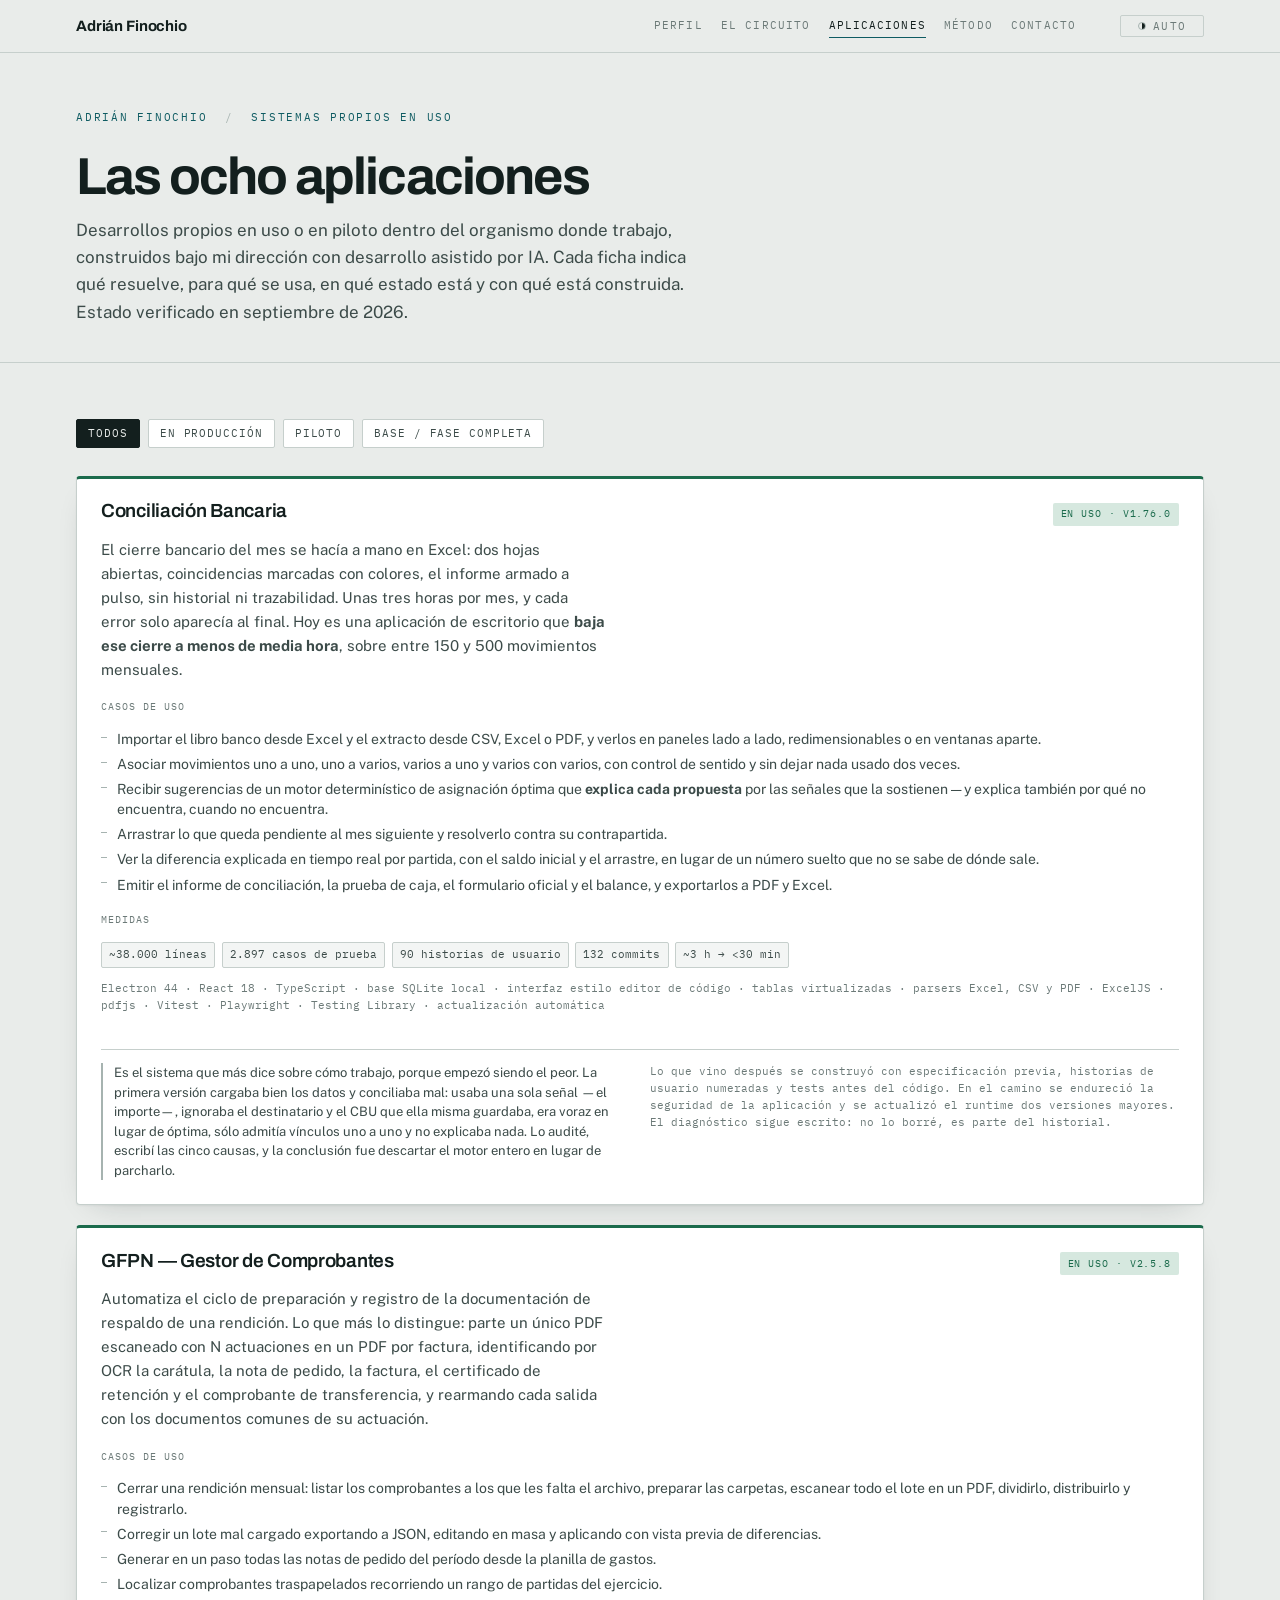
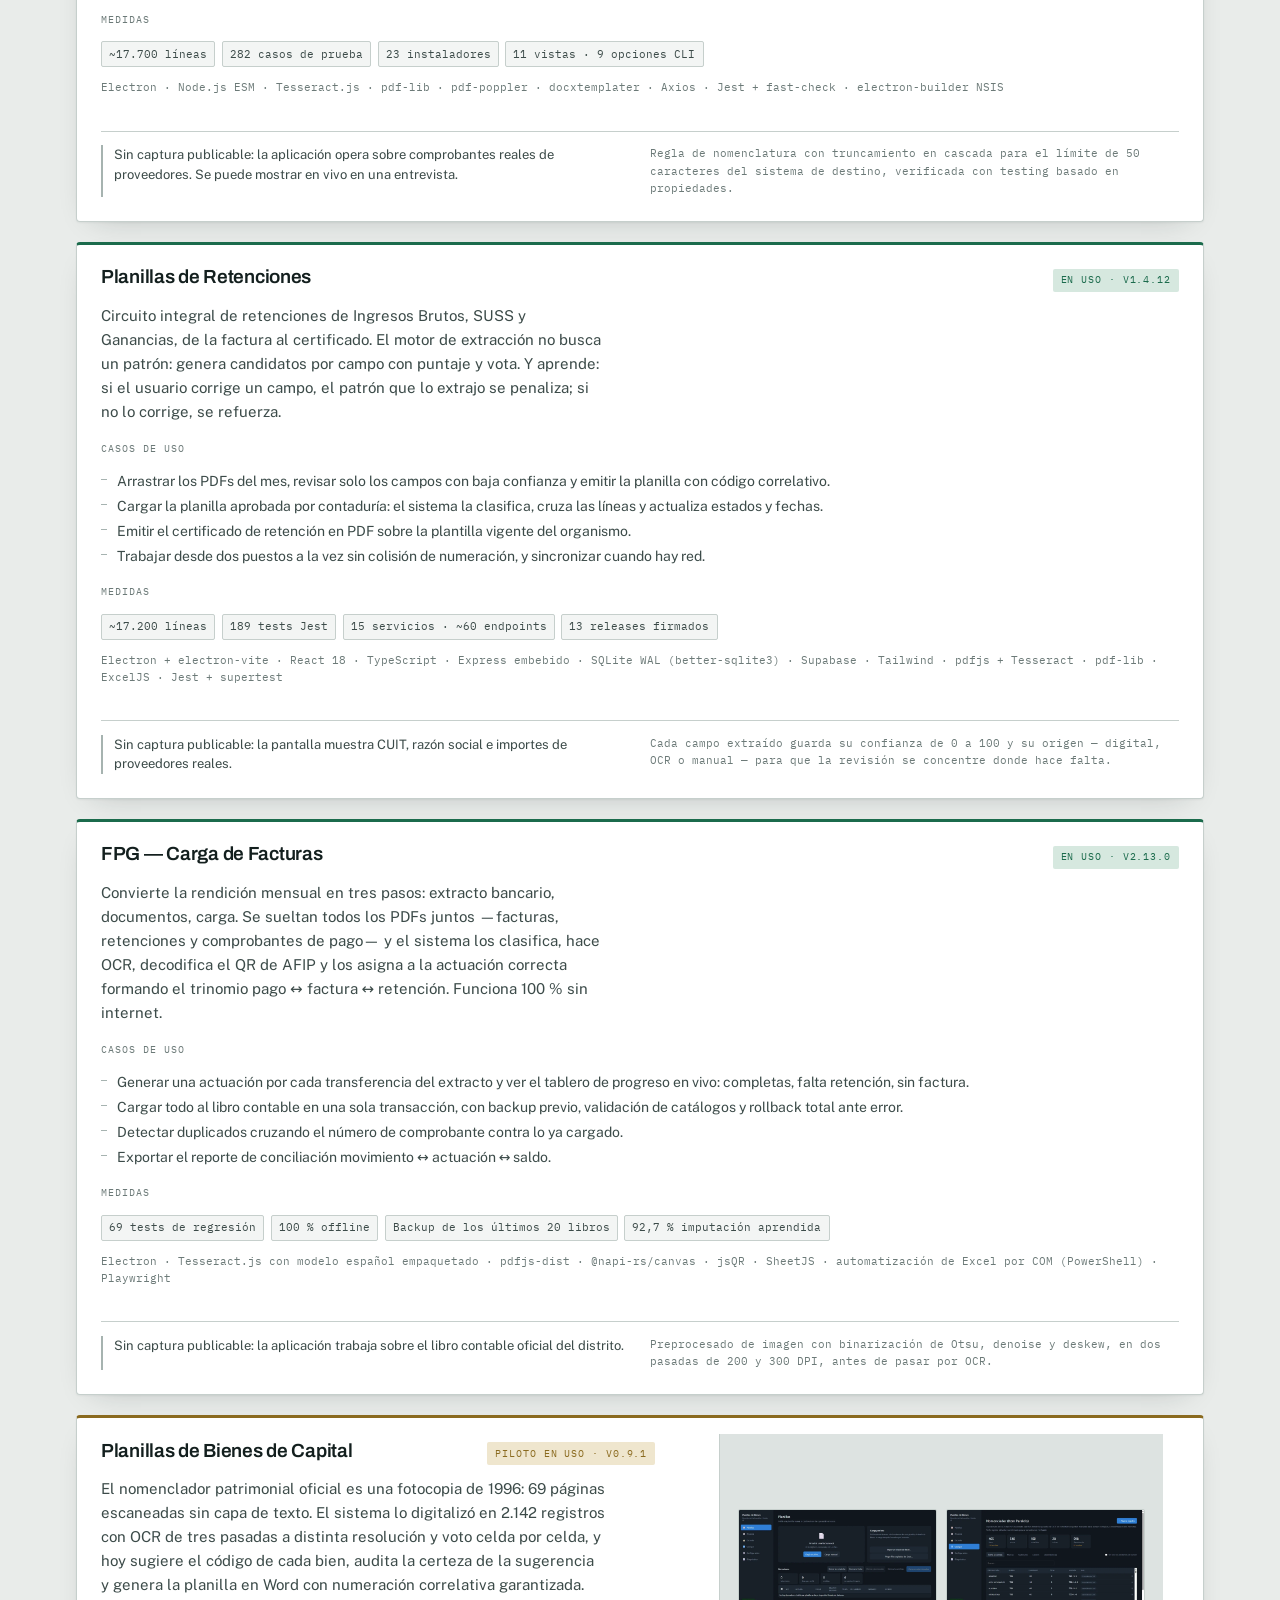
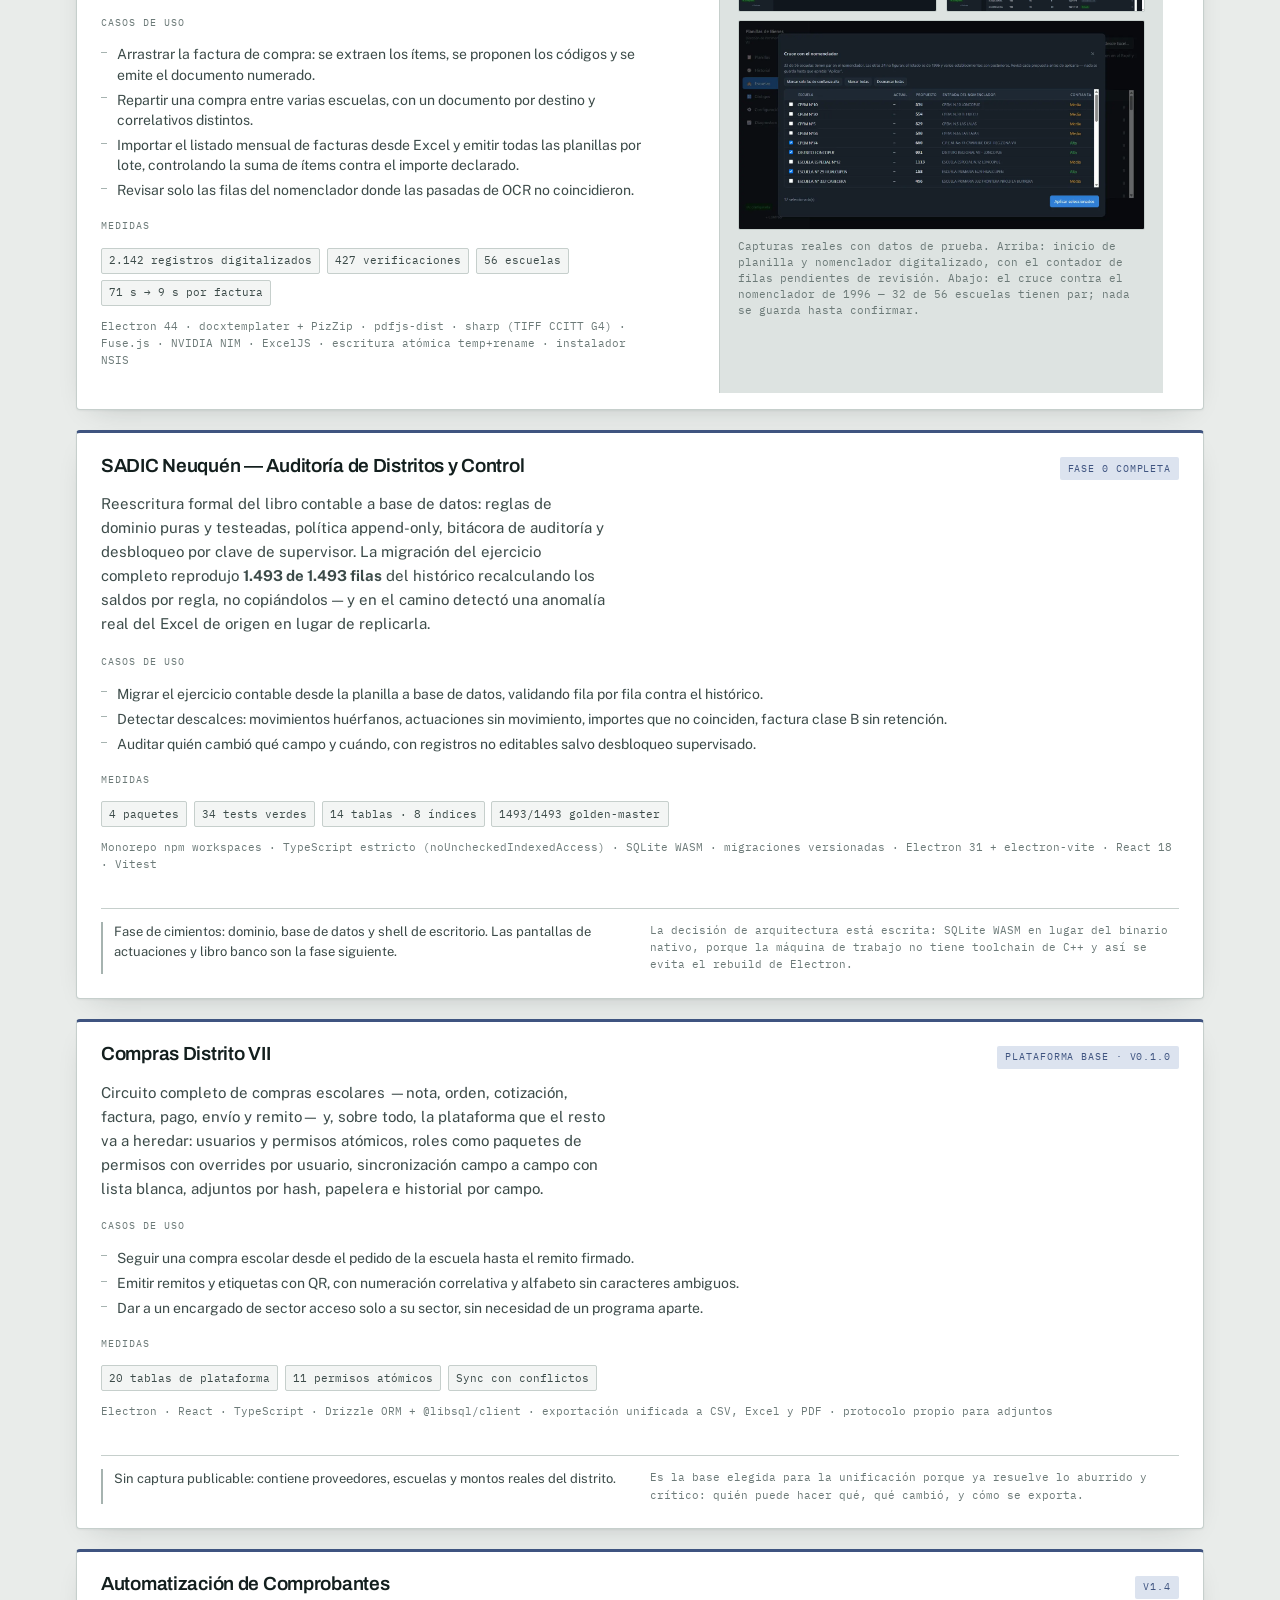
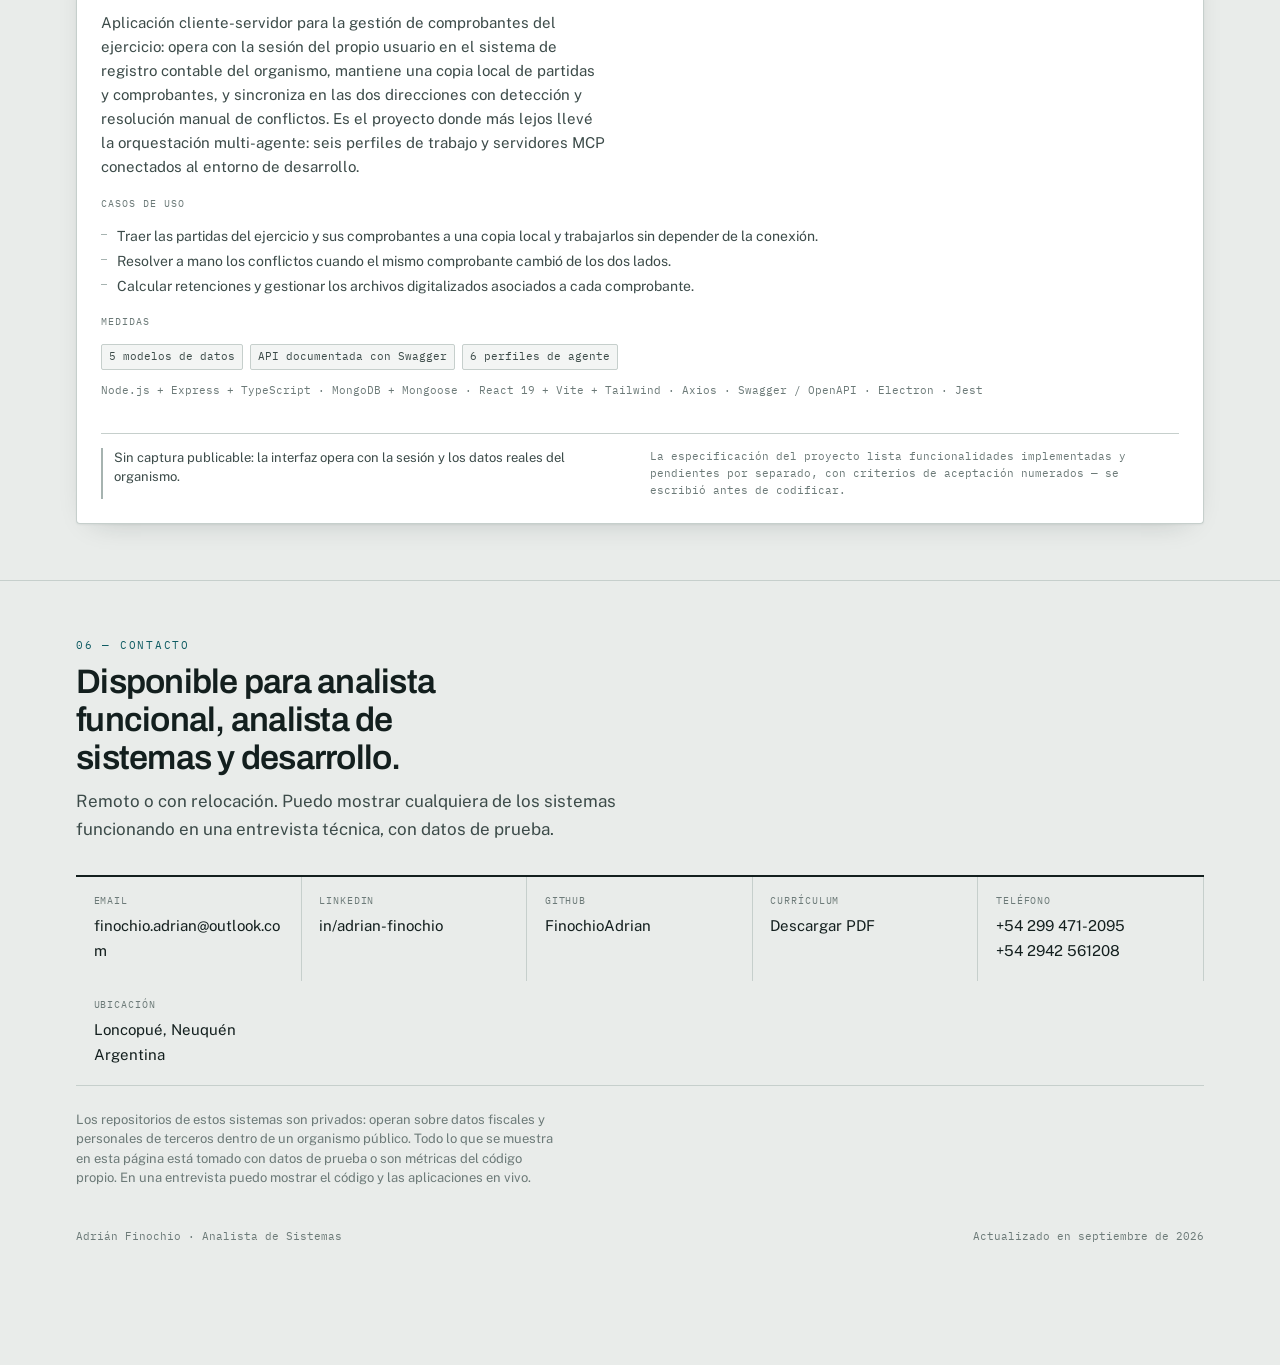
<file: aplicaciones.html>
<!doctype html>
<html lang="es">
<head>
<meta charset="utf-8">
<meta name="viewport" content="width=device-width, initial-scale=1">
<title>Las ocho aplicaciones — Adrián Finochio</title>
<meta name="description" content="Catálogo de los ocho sistemas de administración construidos para el Distrito Escolar VII: casos de uso, estado de desarrollo, medidas y stack.">
<meta name="author" content="Adrián Finochio">
<link rel="icon" href="data:image/svg+xml,<svg xmlns=%22http://www.w3.org/2000/svg%22 viewBox=%220 0 100 100%22><text y=%22.9em%22 font-size=%2290%22>🦊</text></svg>">
<link rel="preconnect" href="https://fonts.googleapis.com">
<link rel="preconnect" href="https://fonts.gstatic.com" crossorigin>
<link rel="stylesheet" href="https://fonts.googleapis.com/css2?family=Archivo:wght@500;600;700&family=IBM+Plex+Mono:wght@400;500&family=Public+Sans:ital,wght@0,400;0,500;0,600;1,400&display=swap">
<link rel="stylesheet" href="estilos.css">
</head>
<body>
<div class="barra">
  <div class="env">
    <span class="marca">Adrián Finochio</span>
    <nav>
      <a href="index.html#perfil">Perfil</a>
      <a href="index.html#circuito">El circuito</a>
      <a href="aplicaciones.html" aria-current="page">Aplicaciones</a>
      <a href="index.html#metodo">Método</a>
      <a href="index.html#contacto">Contacto</a>
    </nav>
    <button id="tema" class="tema" type="button" title="Tema: automático, claro u oscuro">AUTO</button>
  </div>
</div>
<script>
(function(){
  var b = document.getElementById('tema');
  if (!b) return;
  var raiz = document.documentElement, clave = 'tema-preferido';
  var estados = ['auto','light','dark'];
  var etiqueta = { auto:'AUTO', light:'CLARO', dark:'OSCURO' };
  var actual = 'auto';
  try { var g = localStorage.getItem(clave); if (estados.indexOf(g) >= 0) actual = g; } catch (e) {}
  function aplicar(){
    if (actual === 'auto') raiz.removeAttribute('data-theme');
    else raiz.setAttribute('data-theme', actual);
    b.textContent = etiqueta[actual];
    b.setAttribute('aria-label', 'Tema actual: ' + etiqueta[actual].toLowerCase() + '. Cambiar.');
  }
  aplicar();
  b.addEventListener('click', function(){
    actual = estados[(estados.indexOf(actual) + 1) % estados.length];
    try { localStorage.setItem(clave, actual); } catch (e) {}
    aplicar();
  });
})();
</script>


<header class="cab-pagina">
  <div class="env">
    <p class="folio"><span>Adrián Finochio</span><span class="sep">/</span><span>Sistemas propios en uso</span></p>
    <h1>Las ocho aplicaciones</h1>
    <p class="bajada">Desarrollos propios en uso o en piloto dentro del organismo donde trabajo, construidos bajo mi dirección con desarrollo asistido por IA. Cada ficha indica qué resuelve, para qué se usa, en qué estado está y con qué está construida. Estado verificado en septiembre de 2026.</p>
  </div>
</header>

<section id="sistemas">
  <div class="env">

    <div class="filtros" role="group" aria-label="Filtrar sistemas por estado">
      <button class="filtro" data-f="todos" aria-pressed="true">Todos</button>
      <button class="filtro" data-f="prod" aria-pressed="false">En producción</button>
      <button class="filtro" data-f="piloto" aria-pressed="false">Piloto</button>
      <button class="filtro" data-f="plan" aria-pressed="false">Base / fase completa</button>
    </div>

    <div class="sistemas">

      <article class="sistema e-prod" data-e="prod">
        <div class="sis-cuerpo">
          <div class="sis-cab"><span class="sis-nom">Conciliación Bancaria</span><span class="estado prod">En uso · v1.76.0</span></div>
          <p class="sis-que">El cierre bancario del mes se hacía a mano en Excel: dos hojas abiertas, coincidencias marcadas con colores, el informe armado a pulso, sin historial ni trazabilidad. Unas tres horas por mes, y cada error solo aparecía al final. Hoy es una aplicación de escritorio que <b>baja ese cierre a menos de media hora</b>, sobre entre 150 y 500 movimientos mensuales.</p>
          <p class="sis-sub">Casos de uso</p>
          <ul class="usos">
            <li>Importar el libro banco desde Excel y el extracto desde CSV, Excel o PDF, y verlos en paneles lado a lado, redimensionables o en ventanas aparte.</li>
            <li>Asociar movimientos uno a uno, uno a varios, varios a uno y varios con varios, con control de sentido y sin dejar nada usado dos veces.</li>
            <li>Recibir sugerencias de un motor determinístico de asignación óptima que <b>explica cada propuesta</b> por las señales que la sostienen — y explica también por qué no encuentra, cuando no encuentra.</li>
            <li>Arrastrar lo que queda pendiente al mes siguiente y resolverlo contra su contrapartida.</li>
            <li>Ver la diferencia explicada en tiempo real por partida, con el saldo inicial y el arrastre, en lugar de un número suelto que no se sabe de dónde sale.</li>
            <li>Emitir el informe de conciliación, la prueba de caja, el formulario oficial y el balance, y exportarlos a PDF y Excel.</li>
          </ul>
          <p class="sis-sub">Medidas</p>
          <div class="medidas"><span class="medida">~38.000 líneas</span><span class="medida">2.897 casos de prueba</span><span class="medida">90 historias de usuario</span><span class="medida">132 commits</span><span class="medida">~3 h → &lt;30 min</span></div>
          <p class="stack">Electron 44 · React 18 · TypeScript · base SQLite local · interfaz estilo editor de código · tablas virtualizadas · parsers Excel, CSV y PDF · ExcelJS · pdfjs · Vitest · Playwright · Testing Library · actualización automática</p>
          <div class="nota-ficha"><p class="nf-a">Es el sistema que más dice sobre cómo trabajo, porque empezó siendo el peor. La primera versión cargaba bien los datos y conciliaba mal: usaba una sola señal —el importe—, ignoraba el destinatario y el CBU que ella misma guardaba, era voraz en lugar de óptima, sólo admitía vínculos uno a uno y no explicaba nada. Lo audité, escribí las cinco causas, y la conclusión fue descartar el motor entero en lugar de parcharlo.</p><p class="nf-b">Lo que vino después se construyó con especificación previa, historias de usuario numeradas y tests antes del código. En el camino se endureció la seguridad de la aplicación y se actualizó el runtime dos versiones mayores. El diagnóstico sigue escrito: no lo borré, es parte del historial.</p></div>
        </div>
      </article>

      <article class="sistema e-prod" data-e="prod">
        <div class="sis-cuerpo">
          <div class="sis-cab"><span class="sis-nom">GFPN — Gestor de Comprobantes</span><span class="estado prod">En uso · v2.5.8</span></div>
          <p class="sis-que">Automatiza el ciclo de preparación y registro de la documentación de respaldo de una rendición. Lo que más lo distingue: parte un único PDF escaneado con N actuaciones en un PDF por factura, identificando por OCR la carátula, la nota de pedido, la factura, el certificado de retención y el comprobante de transferencia, y rearmando cada salida con los documentos comunes de su actuación.</p>
          <p class="sis-sub">Casos de uso</p>
          <ul class="usos">
            <li>Cerrar una rendición mensual: listar los comprobantes a los que les falta el archivo, preparar las carpetas, escanear todo el lote en un PDF, dividirlo, distribuirlo y registrarlo.</li>
            <li>Corregir un lote mal cargado exportando a JSON, editando en masa y aplicando con vista previa de diferencias.</li>
            <li>Generar en un paso todas las notas de pedido del período desde la planilla de gastos.</li>
            <li>Localizar comprobantes traspapelados recorriendo un rango de partidas del ejercicio.</li>
          </ul>
          <p class="sis-sub">Medidas</p>
          <div class="medidas"><span class="medida">~17.700 líneas</span><span class="medida">282 casos de prueba</span><span class="medida">23 instaladores</span><span class="medida">11 vistas · 9 opciones CLI</span></div>
          <p class="stack">Electron · Node.js ESM · Tesseract.js · pdf-lib · pdf-poppler · docxtemplater · Axios · Jest + fast-check · electron-builder NSIS</p>
          <div class="nota-ficha"><p class="nf-a">Sin captura publicable: la aplicación opera sobre comprobantes reales de proveedores. Se puede mostrar en vivo en una entrevista.</p><p class="nf-b">Regla de nomenclatura con truncamiento en cascada para el límite de 50 caracteres del sistema de destino, verificada con testing basado en propiedades.</p></div>
        </div>
      </article>

      <article class="sistema e-prod" data-e="prod">
        <div class="sis-cuerpo">
          <div class="sis-cab"><span class="sis-nom">Planillas de Retenciones</span><span class="estado prod">En uso · v1.4.12</span></div>
          <p class="sis-que">Circuito integral de retenciones de Ingresos Brutos, SUSS y Ganancias, de la factura al certificado. El motor de extracción no busca un patrón: genera candidatos por campo con puntaje y vota. Y aprende: si el usuario corrige un campo, el patrón que lo extrajo se penaliza; si no lo corrige, se refuerza.</p>
          <p class="sis-sub">Casos de uso</p>
          <ul class="usos">
            <li>Arrastrar los PDFs del mes, revisar solo los campos con baja confianza y emitir la planilla con código correlativo.</li>
            <li>Cargar la planilla aprobada por contaduría: el sistema la clasifica, cruza las líneas y actualiza estados y fechas.</li>
            <li>Emitir el certificado de retención en PDF sobre la plantilla vigente del organismo.</li>
            <li>Trabajar desde dos puestos a la vez sin colisión de numeración, y sincronizar cuando hay red.</li>
          </ul>
          <p class="sis-sub">Medidas</p>
          <div class="medidas"><span class="medida">~17.200 líneas</span><span class="medida">189 tests Jest</span><span class="medida">15 servicios · ~60 endpoints</span><span class="medida">13 releases firmados</span></div>
          <p class="stack">Electron + electron-vite · React 18 · TypeScript · Express embebido · SQLite WAL (better-sqlite3) · Supabase · Tailwind · pdfjs + Tesseract · pdf-lib · ExcelJS · Jest + supertest</p>
          <div class="nota-ficha"><p class="nf-a">Sin captura publicable: la pantalla muestra CUIT, razón social e importes de proveedores reales.</p><p class="nf-b">Cada campo extraído guarda su confianza de 0 a 100 y su origen — digital, OCR o manual — para que la revisión se concentre donde hace falta.</p></div>
        </div>
      </article>

      <article class="sistema e-prod" data-e="prod">
        <div class="sis-cuerpo">
          <div class="sis-cab"><span class="sis-nom">FPG — Carga de Facturas</span><span class="estado prod">En uso · v2.13.0</span></div>
          <p class="sis-que">Convierte la rendición mensual en tres pasos: extracto bancario, documentos, carga. Se sueltan todos los PDFs juntos —facturas, retenciones y comprobantes de pago— y el sistema los clasifica, hace OCR, decodifica el QR de AFIP y los asigna a la actuación correcta formando el trinomio pago ↔ factura ↔ retención. Funciona 100 % sin internet.</p>
          <p class="sis-sub">Casos de uso</p>
          <ul class="usos">
            <li>Generar una actuación por cada transferencia del extracto y ver el tablero de progreso en vivo: completas, falta retención, sin factura.</li>
            <li>Cargar todo al libro contable en una sola transacción, con backup previo, validación de catálogos y rollback total ante error.</li>
            <li>Detectar duplicados cruzando el número de comprobante contra lo ya cargado.</li>
            <li>Exportar el reporte de conciliación movimiento ↔ actuación ↔ saldo.</li>
          </ul>
          <p class="sis-sub">Medidas</p>
          <div class="medidas"><span class="medida">69 tests de regresión</span><span class="medida">100 % offline</span><span class="medida">Backup de los últimos 20 libros</span><span class="medida">92,7 % imputación aprendida</span></div>
          <p class="stack">Electron · Tesseract.js con modelo español empaquetado · pdfjs-dist · @napi-rs/canvas · jsQR · SheetJS · automatización de Excel por COM (PowerShell) · Playwright</p>
          <div class="nota-ficha"><p class="nf-a">Sin captura publicable: la aplicación trabaja sobre el libro contable oficial del distrito.</p><p class="nf-b">Preprocesado de imagen con binarización de Otsu, denoise y deskew, en dos pasadas de 200 y 300 DPI, antes de pasar por OCR.</p></div>
        </div>
      </article>

      <article class="sistema e-piloto con-imagen" data-e="piloto">
        <div class="sis-cuerpo">
          <div class="sis-cab"><span class="sis-nom">Planillas de Bienes de Capital</span><span class="estado piloto">Piloto en uso · v0.9.1</span></div>
          <p class="sis-que">El nomenclador patrimonial oficial es una fotocopia de 1996: 69 páginas escaneadas sin capa de texto. El sistema lo digitalizó en 2.142 registros con OCR de tres pasadas a distinta resolución y voto celda por celda, y hoy sugiere el código de cada bien, audita la certeza de la sugerencia y genera la planilla en Word con numeración correlativa garantizada.</p>
          <p class="sis-sub">Casos de uso</p>
          <ul class="usos">
            <li>Arrastrar la factura de compra: se extraen los ítems, se proponen los códigos y se emite el documento numerado.</li>
            <li>Repartir una compra entre varias escuelas, con un documento por destino y correlativos distintos.</li>
            <li>Importar el listado mensual de facturas desde Excel y emitir todas las planillas por lote, controlando la suma de ítems contra el importe declarado.</li>
            <li>Revisar solo las filas del nomenclador donde las pasadas de OCR no coincidieron.</li>
          </ul>
          <p class="sis-sub">Medidas</p>
          <div class="medidas"><span class="medida">2.142 registros digitalizados</span><span class="medida">427 verificaciones</span><span class="medida">56 escuelas</span><span class="medida">71 s → 9 s por factura</span></div>
          <p class="stack">Electron 44 · docxtemplater + PizZip · pdfjs-dist · sharp (TIFF CCITT G4) · Fuse.js · NVIDIA NIM · ExcelJS · escritura atómica temp+rename · instalador NSIS</p>
        </div>
        <figure class="sis-figura">
          <div class="tiras">
            <img src="img/planillas-bienes-capital.webp" alt="Pantalla de planillas: zona para arrastrar una factura, carga por lote desde Excel y tablero de borradores por estado.">
            <img src="img/nomenclador-digitalizado.webp" alt="Pantalla del nomenclador: 465 ítems, 540 marcas, 100 materiales, 28 colores y 998 dependencias, con las filas marcadas para revisar.">
          </div>
          <img src="img/cruce-nomenclador.webp" alt="Modal de cruce de escuelas contra el nomenclador, con la propuesta de código y el nivel de confianza por fila.">
          <figcaption>Capturas reales con datos de prueba. Arriba: inicio de planilla y nomenclador digitalizado, con el contador de filas pendientes de revisión. Abajo: el cruce contra el nomenclador de 1996 — 32 de 56 escuelas tienen par; nada se guarda hasta confirmar.</figcaption>
        </figure>
      </article>

      <article class="sistema e-plan" data-e="plan">
        <div class="sis-cuerpo">
          <div class="sis-cab"><span class="sis-nom">SADIC Neuquén — Auditoría de Distritos y Control</span><span class="estado plan">Fase 0 completa</span></div>
          <p class="sis-que">Reescritura formal del libro contable a base de datos: reglas de dominio puras y testeadas, política append-only, bitácora de auditoría y desbloqueo por clave de supervisor. La migración del ejercicio completo reprodujo <b>1.493 de 1.493 filas</b> del histórico recalculando los saldos por regla, no copiándolos — y en el camino detectó una anomalía real del Excel de origen en lugar de replicarla.</p>
          <p class="sis-sub">Casos de uso</p>
          <ul class="usos">
            <li>Migrar el ejercicio contable desde la planilla a base de datos, validando fila por fila contra el histórico.</li>
            <li>Detectar descalces: movimientos huérfanos, actuaciones sin movimiento, importes que no coinciden, factura clase B sin retención.</li>
            <li>Auditar quién cambió qué campo y cuándo, con registros no editables salvo desbloqueo supervisado.</li>
          </ul>
          <p class="sis-sub">Medidas</p>
          <div class="medidas"><span class="medida">4 paquetes</span><span class="medida">34 tests verdes</span><span class="medida">14 tablas · 8 índices</span><span class="medida">1493/1493 golden-master</span></div>
          <p class="stack">Monorepo npm workspaces · TypeScript estricto (noUncheckedIndexedAccess) · SQLite WASM · migraciones versionadas · Electron 31 + electron-vite · React 18 · Vitest</p>
          <div class="nota-ficha"><p class="nf-a">Fase de cimientos: dominio, base de datos y shell de escritorio. Las pantallas de actuaciones y libro banco son la fase siguiente.</p><p class="nf-b">La decisión de arquitectura está escrita: SQLite WASM en lugar del binario nativo, porque la máquina de trabajo no tiene toolchain de C++ y así se evita el rebuild de Electron.</p></div>
        </div>
      </article>

      <article class="sistema e-plan" data-e="plan">
        <div class="sis-cuerpo">
          <div class="sis-cab"><span class="sis-nom">Compras Distrito VII</span><span class="estado plan">Plataforma base · v0.1.0</span></div>
          <p class="sis-que">Circuito completo de compras escolares —nota, orden, cotización, factura, pago, envío y remito— y, sobre todo, la plataforma que el resto va a heredar: usuarios y permisos atómicos, roles como paquetes de permisos con overrides por usuario, sincronización campo a campo con lista blanca, adjuntos por hash, papelera e historial por campo.</p>
          <p class="sis-sub">Casos de uso</p>
          <ul class="usos">
            <li>Seguir una compra escolar desde el pedido de la escuela hasta el remito firmado.</li>
            <li>Emitir remitos y etiquetas con QR, con numeración correlativa y alfabeto sin caracteres ambiguos.</li>
            <li>Dar a un encargado de sector acceso solo a su sector, sin necesidad de un programa aparte.</li>
          </ul>
          <p class="sis-sub">Medidas</p>
          <div class="medidas"><span class="medida">20 tablas de plataforma</span><span class="medida">11 permisos atómicos</span><span class="medida">Sync con conflictos</span></div>
          <p class="stack">Electron · React · TypeScript · Drizzle ORM + @libsql/client · exportación unificada a CSV, Excel y PDF · protocolo propio para adjuntos</p>
          <div class="nota-ficha"><p class="nf-a">Sin captura publicable: contiene proveedores, escuelas y montos reales del distrito.</p><p class="nf-b">Es la base elegida para la unificación porque ya resuelve lo aburrido y crítico: quién puede hacer qué, qué cambió, y cómo se exporta.</p></div>
        </div>
      </article>

      <article class="sistema e-plan" data-e="plan">
        <div class="sis-cuerpo">
          <div class="sis-cab"><span class="sis-nom">Automatización de Comprobantes</span><span class="estado plan">v1.4</span></div>
          <p class="sis-que">Aplicación cliente-servidor para la gestión de comprobantes del ejercicio: opera con la sesión del propio usuario en el sistema de registro contable del organismo, mantiene una copia local de partidas y comprobantes, y sincroniza en las dos direcciones con detección y resolución manual de conflictos. Es el proyecto donde más lejos llevé la orquestación multi-agente: seis perfiles de trabajo y servidores MCP conectados al entorno de desarrollo.</p>
          <p class="sis-sub">Casos de uso</p>
          <ul class="usos">
            <li>Traer las partidas del ejercicio y sus comprobantes a una copia local y trabajarlos sin depender de la conexión.</li>
            <li>Resolver a mano los conflictos cuando el mismo comprobante cambió de los dos lados.</li>
            <li>Calcular retenciones y gestionar los archivos digitalizados asociados a cada comprobante.</li>
          </ul>
          <p class="sis-sub">Medidas</p>
          <div class="medidas"><span class="medida">5 modelos de datos</span><span class="medida">API documentada con Swagger</span><span class="medida">6 perfiles de agente</span></div>
          <p class="stack">Node.js + Express + TypeScript · MongoDB + Mongoose · React 19 + Vite + Tailwind · Axios · Swagger / OpenAPI · Electron · Jest</p>
          <div class="nota-ficha"><p class="nf-a">Sin captura publicable: la interfaz opera con la sesión y los datos reales del organismo.</p><p class="nf-b">La especificación del proyecto lista funcionalidades implementadas y pendientes por separado, con criterios de aceptación numerados — se escribió antes de codificar.</p></div>
        </div>
      </article>

    </div>
  </div>
</section>

<section id="contacto" class="contacto">
  <div class="env">
    <p class="rotulo">06 — Contacto</p>
    <h2>Disponible para analista funcional, analista de sistemas y desarrollo.</h2>
    <p class="bajada">Remoto o con relocación. Puedo mostrar cualquiera de los sistemas funcionando en una entrevista técnica, con datos de prueba.</p>
    <div class="enlaces">
      <a href="mailto:finochio.adrian@outlook.com"><span class="et">Email</span><span class="vl">finochio.adrian@outlook.com</span></a>
      <a href="https://www.linkedin.com/in/adrian-finochio/" target="_blank" rel="noopener"><span class="et">LinkedIn</span><span class="vl">in/adrian-finochio</span></a>
      <a href="https://github.com/FinochioAdrian" target="_blank" rel="noopener"><span class="et">GitHub</span><span class="vl">FinochioAdrian</span></a>
      <a href="cv/CV-Adrian-Finochio.pdf"><span class="et">Currículum</span><span class="vl">Descargar PDF</span></a>
      <div><span class="et">Teléfono</span><span class="vl">+54 299 471-2095<br>+54 2942 561208</span></div>
      <div><span class="et">Ubicación</span><span class="vl">Loncopué, Neuquén<br>Argentina</span></div>
    </div>
    <p class="nota-priv">Los repositorios de estos sistemas son privados: operan sobre datos fiscales y personales de terceros dentro de un organismo público. Todo lo que se muestra en esta página está tomado con datos de prueba o son métricas del código propio. En una entrevista puedo mostrar el código y las aplicaciones en vivo.</p>
    <div class="pie">
      <span>Adrián Finochio · Analista de Sistemas</span>
      <span>Actualizado en septiembre de 2026</span>
    </div>
  </div>
</section>

<script>
(function(){
  var botones = document.querySelectorAll('.filtro');
  var fichas = document.querySelectorAll('.sistema');
  botones.forEach(function(b){
    b.addEventListener('click', function(){
      botones.forEach(function(o){ o.setAttribute('aria-pressed', String(o === b)); });
      var f = b.dataset.f;
      fichas.forEach(function(c){
        c.hidden = !(f === 'todos' || c.dataset.e === f);
      });
    });
  });
})();
</script>

</body>
</html>
</file>
<file: estilos.css>
:root{
  --ground:#E9ECEA; --surface:#FFFFFF; --surface-2:#DDE3E1; --surface-3:#F3F5F4;
  --ink:#131F1E; --ink-2:#3C4B49; --muted:#6C7A78;
  --line:#C6CFCC; --line-2:#A6B3B0;
  --accent:#0E5B62; --accent-ink:#0A444A; --accent-soft:#D6E6E7;
  --prod:#1B6B4C; --prod-soft:#D6E8DF;
  --piloto:#8A6A1F; --piloto-soft:#EFE6CE;
  --plan:#3F5480; --plan-soft:#DCE3EF;
  --roto:#8C3C2E; --roto-soft:#F0DBD6;
  --sombra:0 1px 2px rgba(19,31,30,.05), 0 10px 30px -18px rgba(19,31,30,.30);
  --r:4px;
}
@media (prefers-color-scheme:dark){
  :root:not([data-theme="light"]){
    --ground:#0C1414; --surface:#131E1E; --surface-2:#1B2A29; --surface-3:#182524;
    --ink:#DFE7E5; --ink-2:#AEBCBA; --muted:#7C8A88;
    --line:#263736; --line-2:#3B5250;
    --accent:#5FB6BE; --accent-ink:#93D3D9; --accent-soft:#10353A;
    --prod:#6CBE9A; --prod-soft:#12301F;
    --piloto:#D2B25E; --piloto-soft:#302810;
    --plan:#93A9D6; --plan-soft:#182238;
    --roto:#DE9484; --roto-soft:#361C17;
    --sombra:0 1px 2px rgba(0,0,0,.45), 0 12px 34px -20px rgba(0,0,0,.9);
  }
}
:root[data-theme="dark"]{
  --ground:#0C1414; --surface:#131E1E; --surface-2:#1B2A29; --surface-3:#182524;
  --ink:#DFE7E5; --ink-2:#AEBCBA; --muted:#7C8A88;
  --line:#263736; --line-2:#3B5250;
  --accent:#5FB6BE; --accent-ink:#93D3D9; --accent-soft:#10353A;
  --prod:#6CBE9A; --prod-soft:#12301F;
  --piloto:#D2B25E; --piloto-soft:#302810;
  --plan:#93A9D6; --plan-soft:#182238;
  --roto:#DE9484; --roto-soft:#361C17;
  --sombra:0 1px 2px rgba(0,0,0,.45), 0 12px 34px -20px rgba(0,0,0,.9);
}
*{box-sizing:border-box}
body{
  margin:0; background:var(--ground); color:var(--ink);
  font-family:"Public Sans",ui-sans-serif,system-ui,-apple-system,Segoe UI,sans-serif;
  font-size:16px; line-height:1.6; -webkit-font-smoothing:antialiased;
}
.env{max-width:74rem;margin:0 auto;padding:0 1.75rem}
h1,h2,h3,.display{font-family:"Archivo","Archivo Narrow",Helvetica Neue,Arial,sans-serif}
.mono{font-family:"IBM Plex Mono",ui-monospace,SFMono-Regular,Menlo,monospace}
a{color:var(--accent-ink)}
:focus-visible{outline:2px solid var(--accent);outline-offset:3px;border-radius:2px}
@media (prefers-reduced-motion:reduce){*{animation:none!important;transition:none!important}}

/* ============ BARRA ============ */
.barra{position:sticky;top:0;z-index:40;background:var(--ground);
  border-bottom:1px solid var(--line);backdrop-filter:saturate(1.2) blur(6px)}
.barra .env{display:flex;align-items:center;gap:1.5rem;height:3.25rem}
.barra .marca{font-family:"Archivo",sans-serif;font-weight:700;font-size:.9375rem;letter-spacing:-.01em}
.barra nav{display:flex;gap:1.15rem;margin-left:auto;flex-wrap:wrap}
.barra nav a{font-family:"IBM Plex Mono",monospace;font-size:.6875rem;letter-spacing:.1em;
  text-transform:uppercase;color:var(--muted);text-decoration:none;padding:.2rem 0;
  border-bottom:1px solid transparent;transition:color .15s,border-color .15s}
.barra nav a:hover{color:var(--ink);border-bottom-color:var(--accent)}
@media (max-width:44rem){.barra nav{display:none}}

/* ============ PORTADA ============ */
.portada{padding:4.5rem 0 3rem;border-bottom:1px solid var(--line)}
.folio{font-family:"IBM Plex Mono",monospace;font-size:.6875rem;letter-spacing:.16em;
  text-transform:uppercase;color:var(--accent);margin:0 0 1.5rem;
  display:flex;gap:1.1rem;flex-wrap:wrap;align-items:center}
.folio .sep{color:var(--line-2)}
h1{font-weight:700;font-size:clamp(2.6rem,7.5vw,5.25rem);line-height:.94;letter-spacing:-.035em;
  margin:0 0 1.1rem;text-wrap:balance}
.tesis{font-size:clamp(1.0625rem,2vw,1.3125rem);line-height:1.45;color:var(--ink-2);
  max-width:38ch;margin:0 0 2.25rem;text-wrap:pretty}
.tesis b{color:var(--ink);font-weight:600}
.marcador{display:grid;grid-template-columns:repeat(auto-fit,minmax(8.5rem,1fr));
  border-top:2px solid var(--ink);border-bottom:1px solid var(--line)}
.marcador div{padding:.85rem 1rem .8rem;border-right:1px solid var(--line)}
.marcador div:last-child{border-right:0}
.marcador b{display:block;font-family:"Archivo",sans-serif;font-weight:700;font-size:1.75rem;
  line-height:1;letter-spacing:-.02em;font-variant-numeric:tabular-nums}
.marcador span{display:block;font-family:"IBM Plex Mono",monospace;font-size:.625rem;
  letter-spacing:.09em;text-transform:uppercase;color:var(--muted);margin-top:.35rem;line-height:1.35}

/* ============ SECCIONES ============ */
section{padding:3.5rem 0;border-bottom:1px solid var(--line)}
.rotulo{font-family:"IBM Plex Mono",monospace;font-size:.6875rem;letter-spacing:.16em;
  text-transform:uppercase;color:var(--accent);margin:0 0 .55rem}
h2{font-weight:600;font-size:clamp(1.5rem,3vw,2.125rem);line-height:1.12;letter-spacing:-.022em;
  margin:0 0 .7rem;text-wrap:balance;max-width:24ch}
.bajada{color:var(--ink-2);max-width:62ch;margin:0 0 2rem;font-size:1.0625rem}
p{margin:0 0 1rem}

/* ============ PERFIL ============ */
.perfil{display:grid;grid-template-columns:minmax(0,1.55fr) minmax(0,1fr);gap:3.5rem}
@media (max-width:56rem){.perfil{grid-template-columns:1fr;gap:2.25rem}}
.perfil p{max-width:60ch;color:var(--ink-2)}
.perfil p b{color:var(--ink);font-weight:600}
.ficha-lateral{border-top:2px solid var(--ink);padding-top:1rem}
.dato{padding:.7rem 0;border-bottom:1px solid var(--line)}
.dato:last-child{border-bottom:0}
.dato dt{font-family:"IBM Plex Mono",monospace;font-size:.625rem;letter-spacing:.09em;
  text-transform:uppercase;color:var(--muted);margin-bottom:.2rem}
.dato dd{margin:0;font-size:.9375rem;color:var(--ink)}
.dato dd small{display:block;color:var(--muted);font-size:.8125rem}

/* ============ CIRCUITO ============ */
.circuito-caja{overflow-x:auto;border:1px solid var(--line);border-radius:var(--r);
  background:var(--surface);box-shadow:var(--sombra)}
.circuito{display:grid;grid-template-columns:repeat(7,minmax(10.5rem,1fr));min-width:74rem}
.tramo{border-right:1px solid var(--line);padding:1rem .9rem 1.1rem;display:flex;
  flex-direction:column;gap:.6rem}
.tramo:last-child{border-right:0}
.tramo-n{font-family:"IBM Plex Mono",monospace;font-size:.625rem;letter-spacing:.1em;color:var(--muted)}
.tramo-t{font-family:"Archivo",sans-serif;font-weight:600;font-size:.9375rem;line-height:1.2}
.tramo-d{font-size:.8125rem;color:var(--muted);line-height:1.4}
.cubre{display:flex;flex-direction:column;gap:.3rem;margin-top:auto;padding-top:.5rem}
.pastilla{font-family:"IBM Plex Mono",monospace;font-size:.6875rem;letter-spacing:.02em;
  padding:.24rem .45rem;border-radius:2px;line-height:1.3;
  background:var(--surface-2);color:var(--ink-2);border-left:2px solid var(--line-2)}
.pastilla.prod{background:var(--prod-soft);color:var(--prod);border-left-color:var(--prod)}
.pastilla.piloto{background:var(--piloto-soft);color:var(--piloto);border-left-color:var(--piloto)}
.pastilla.plan{background:var(--plan-soft);color:var(--plan);border-left-color:var(--plan)}
.pastilla.roto{background:var(--roto-soft);color:var(--roto);border-left-color:var(--roto)}
.pastilla.vacio{background:transparent;color:var(--muted);border-left-color:var(--line);font-style:italic}
.leyenda{display:flex;gap:1.25rem;flex-wrap:wrap;margin-top:1rem;
  font-family:"IBM Plex Mono",monospace;font-size:.6875rem;color:var(--muted)}
.leyenda span{display:inline-flex;align-items:center;gap:.4rem}
.leyenda i{width:.7rem;height:.7rem;border-radius:2px;display:inline-block}

/* ============ SISTEMAS ============ */
.filtros{display:flex;gap:.5rem;flex-wrap:wrap;margin:0 0 1.75rem}
.filtro{font-family:"IBM Plex Mono",monospace;font-size:.6875rem;letter-spacing:.08em;
  text-transform:uppercase;padding:.4rem .7rem;border:1px solid var(--line);background:var(--surface);
  color:var(--ink-2);border-radius:2px;cursor:pointer;transition:border-color .15s,color .15s,background .15s}
.filtro:hover{border-color:var(--line-2);color:var(--ink)}
.filtro[aria-pressed="true"]{background:var(--ink);color:var(--ground);border-color:var(--ink)}
.sistemas{display:grid;gap:1.25rem}
.sistema{background:var(--surface);border:1px solid var(--line);border-radius:var(--r);
  box-shadow:var(--sombra);overflow:hidden;display:grid;
  grid-template-columns:minmax(0,1fr);border-top:3px solid var(--line-2)}
.sistema.e-prod{border-top-color:var(--prod)}
.sistema.e-piloto{border-top-color:var(--piloto)}
.sistema.e-plan{border-top-color:var(--plan)}
.sistema.e-roto{border-top-color:var(--roto)}
.sistema.con-imagen{grid-template-columns:minmax(0,1.15fr) minmax(0,1fr)}
@media (max-width:62rem){.sistema.con-imagen{grid-template-columns:minmax(0,1fr)}}
.sis-cuerpo{padding:1.35rem 1.5rem 1.5rem;display:flex;flex-direction:column;gap:.75rem}
.sis-cab{display:flex;align-items:baseline;justify-content:space-between;gap:1rem;flex-wrap:wrap}
.sis-nom{font-family:"Archivo",sans-serif;font-weight:600;font-size:1.1875rem;line-height:1.2;
  letter-spacing:-.015em}
.estado{font-family:"IBM Plex Mono",monospace;font-size:.625rem;letter-spacing:.09em;
  text-transform:uppercase;padding:.22rem .5rem;border-radius:2px;white-space:nowrap;flex:none}
.estado.prod{background:var(--prod-soft);color:var(--prod)}
.estado.piloto{background:var(--piloto-soft);color:var(--piloto)}
.estado.plan{background:var(--plan-soft);color:var(--plan)}
.estado.roto{background:var(--roto-soft);color:var(--roto)}
.sis-que{color:var(--ink-2);font-size:.9375rem;margin:0;max-width:56ch}
.sis-sub{font-family:"IBM Plex Mono",monospace;font-size:.625rem;letter-spacing:.1em;
  text-transform:uppercase;color:var(--muted);margin:.35rem 0 .1rem}
.usos{margin:0;padding:0;list-style:none;display:flex;flex-direction:column;gap:.3rem}
.usos li{position:relative;padding-left:1rem;font-size:.875rem;color:var(--ink-2);line-height:1.45}
.usos li::before{content:"";position:absolute;left:0;top:.55em;width:.375rem;height:1px;
  background:var(--line-2)}
.medidas{display:flex;flex-wrap:wrap;gap:.4rem}
.medida{font-family:"IBM Plex Mono",monospace;font-size:.6875rem;background:var(--surface-3);
  border:1px solid var(--line);color:var(--ink-2);padding:.2rem .45rem;border-radius:2px;
  font-variant-numeric:tabular-nums}
.stack{font-family:"IBM Plex Mono",monospace;font-size:.6875rem;color:var(--muted);line-height:1.55}
.sis-figura{background:var(--surface-2);border-left:1px solid var(--line);
  display:flex;flex-direction:column;justify-content:center;padding:1.1rem;gap:.55rem}
@media (max-width:62rem){.sis-figura{border-left:0;border-top:1px solid var(--line)}}
.sis-figura img{width:100%;height:auto;display:block;border:1px solid var(--line);border-radius:2px;
  background:#0C1414}
.sis-figura figcaption{font-family:"IBM Plex Mono",monospace;font-size:.6875rem;color:var(--muted);
  line-height:1.45}
.sin-captura{border:1px dashed var(--line-2);border-radius:2px;padding:.9rem 1rem;
  font-family:"IBM Plex Mono",monospace;font-size:.6875rem;color:var(--muted);line-height:1.5}
.tiras{display:flex;gap:.6rem;flex-wrap:wrap}
.tiras img{width:calc(50% - .3rem);min-width:11rem}


.nota-ficha{margin-top:.4rem;border-top:1px solid var(--line);padding-top:.85rem;
  display:grid;grid-template-columns:minmax(0,1fr) minmax(0,1fr);gap:1.25rem}
@media (max-width:48rem){.nota-ficha{grid-template-columns:1fr;gap:.6rem}}
.nf-a{margin:0;font-size:.8125rem;color:var(--ink-2);line-height:1.5;
  border-left:2px solid var(--line-2);padding-left:.7rem}
.nf-b{margin:0;font-family:"IBM Plex Mono",monospace;font-size:.6875rem;color:var(--muted);line-height:1.55}

/* ============ MÉTODO ============ */
.metodo{display:grid;grid-template-columns:repeat(auto-fit,minmax(16rem,1fr));gap:1.25rem}
@media (min-width:62rem){.metodo{grid-template-columns:repeat(3,1fr)}}
.regla{background:var(--surface);border:1px solid var(--line);border-radius:var(--r);
  padding:1.15rem 1.25rem;display:flex;flex-direction:column;gap:.5rem}
.regla h3{font-weight:600;font-size:1rem;margin:0;letter-spacing:-.01em}
.regla p{font-size:.875rem;color:var(--ink-2);margin:0}
.cadena{border:1px solid var(--line);border-radius:var(--r);background:var(--surface);
  padding:1.15rem 1.25rem;margin-top:1.5rem}
.cadena-t{font-family:"IBM Plex Mono",monospace;font-size:.625rem;letter-spacing:.1em;
  text-transform:uppercase;color:var(--muted);margin-bottom:.75rem}
.cadena ol{list-style:none;margin:0;padding:0;display:flex;flex-wrap:wrap;align-items:center;gap:.5rem}
.cadena li{font-family:"IBM Plex Mono",monospace;font-size:.75rem;background:var(--surface-3);
  border:1px solid var(--line);padding:.3rem .55rem;border-radius:2px;color:var(--ink-2)}
.cadena li.fin{background:var(--accent-soft);border-color:var(--accent);color:var(--accent-ink)}
.cadena .fl{color:var(--line-2);font-family:"IBM Plex Mono",monospace;font-size:.75rem}


.reparto{display:grid;grid-template-columns:repeat(auto-fit,minmax(19rem,1fr));gap:0;
  border:1px solid var(--line);border-radius:var(--r);background:var(--surface);
  box-shadow:var(--sombra);overflow:hidden}
.mitad{padding:1.25rem 1.4rem 1.4rem}
.mitad.yo{border-right:1px solid var(--line);border-top:3px solid var(--accent)}
.mitad.ia{border-top:3px solid var(--line-2);background:var(--surface-3)}
@media (max-width:41rem){.mitad.yo{border-right:0;border-bottom:1px solid var(--line)}}
.mitad-t{font-family:"IBM Plex Mono",monospace;font-size:.6875rem;letter-spacing:.1em;
  text-transform:uppercase;color:var(--muted);margin:0 0 .8rem}
.mitad.yo .mitad-t{color:var(--accent)}
.mitad ul{margin:0;padding:0;list-style:none;display:flex;flex-direction:column;gap:.45rem}
.mitad li{position:relative;padding-left:1.05rem;font-size:.9375rem;color:var(--ink-2);line-height:1.45}
.mitad li::before{content:"";position:absolute;left:0;top:.6em;width:.4rem;height:1px;background:var(--line-2)}
.mitad.yo li{color:var(--ink)}

/* ============ COMPETENCIAS ============ */
.comp{display:grid;grid-template-columns:repeat(auto-fit,minmax(15rem,1fr));gap:0;
  border-top:2px solid var(--ink)}
.comp div{padding:.9rem 1.1rem .95rem 0;border-bottom:1px solid var(--line);
  border-right:1px solid var(--line)}
.comp div:nth-child(even){padding-left:1.1rem}
.comp dt{font-family:"IBM Plex Mono",monospace;font-size:.625rem;letter-spacing:.09em;
  text-transform:uppercase;color:var(--accent);margin-bottom:.3rem}
.comp dd{margin:0;font-size:.9375rem;color:var(--ink-2);line-height:1.5}

/* ============ CONTACTO ============ */
.contacto{padding:3.5rem 0 4.5rem;border-bottom:0}
.enlaces{display:grid;grid-template-columns:repeat(auto-fit,minmax(13rem,1fr));gap:0;
  border-top:2px solid var(--ink);border-bottom:1px solid var(--line)}
.enlaces a,.enlaces div{display:block;padding:1rem 1.1rem 1.05rem;border-right:1px solid var(--line);
  text-decoration:none;color:var(--ink);transition:background .15s}
.enlaces a:hover{background:var(--surface)}
.enlaces a:last-child,.enlaces div:last-child{border-right:0}
.enlaces .et{font-family:"IBM Plex Mono",monospace;font-size:.625rem;letter-spacing:.09em;
  text-transform:uppercase;color:var(--muted);display:block;margin-bottom:.25rem}
.enlaces .vl{font-size:.9375rem;word-break:break-word}
.pie{padding:1.5rem 0 3rem;font-family:"IBM Plex Mono",monospace;font-size:.6875rem;
  color:var(--muted);display:flex;justify-content:space-between;gap:1rem;flex-wrap:wrap}
.nota-priv{max-width:60ch;font-size:.8125rem;color:var(--muted);margin-top:1.5rem;line-height:1.5}
/* ============ PUENTE Y PÁGINA DE APLICACIONES ============ */
.boton{display:inline-block;font-family:"IBM Plex Mono",monospace;font-size:.75rem;
  letter-spacing:.09em;text-transform:uppercase;text-decoration:none;
  background:var(--ink);color:var(--ground);padding:.75rem 1.25rem;border-radius:2px;
  border:1px solid var(--ink);transition:background .15s,color .15s}
.boton:hover{background:transparent;color:var(--ink)}
.cab-pagina{padding:3.5rem 0 2.25rem;border-bottom:1px solid var(--line)}
.cab-pagina h1{font-size:clamp(2.1rem,5vw,3.25rem);line-height:1;margin:0 0 .9rem}
.cab-pagina .bajada{margin-bottom:0}
.barra nav a[aria-current="page"]{color:var(--ink);border-bottom-color:var(--accent)}

/* ============ PERFIL: PORTADA, ACCIONES, TRAYECTORIA ============ */
.portada h1{font-size:clamp(3rem,8.5vw,6rem);letter-spacing:-.04em}
.acciones{display:flex;flex-wrap:wrap;gap:.75rem;margin:0 0 2.5rem}
.acciones a{font-family:"IBM Plex Mono",monospace;font-size:.75rem;letter-spacing:.09em;
  text-transform:uppercase;text-decoration:none;padding:.8rem 1.2rem;border-radius:2px;
  border:1px solid var(--line-2);color:var(--ink);transition:background .15s,color .15s,border-color .15s}
.acciones a.principal{background:var(--ink);color:var(--ground);border-color:var(--ink)}
.acciones a.principal:hover{background:var(--accent);border-color:var(--accent);color:#fff}
.acciones a:hover{border-color:var(--ink);background:var(--surface)}

.traza{display:flex;flex-direction:column;border-left:2px solid var(--line);margin:0;padding:0;list-style:none}
.hito-t{position:relative;padding:0 0 2.25rem 2rem}
.hito-t:last-child{padding-bottom:0}
.hito-t::before{content:"";position:absolute;left:-.4375rem;top:.45rem;width:.75rem;height:.75rem;
  border-radius:50%;background:var(--ground);border:2px solid var(--line-2)}
.hito-t.actual::before{background:var(--accent);border-color:var(--accent)}
.hito-cab{display:flex;flex-wrap:wrap;align-items:baseline;gap:.5rem 1rem;margin-bottom:.15rem}
.hito-rol{font-family:"Archivo",sans-serif;font-weight:600;font-size:1.0625rem;letter-spacing:-.012em}
.hito-fecha{font-family:"IBM Plex Mono",monospace;font-size:.6875rem;letter-spacing:.06em;
  color:var(--muted);margin-left:auto;white-space:nowrap;font-variant-numeric:tabular-nums}
.hito-org{font-size:.9375rem;color:var(--accent-ink);margin:0 0 .6rem;font-weight:500}
.hito-t ul{margin:0;padding:0;list-style:none;display:flex;flex-direction:column;gap:.35rem}
.hito-t li{position:relative;padding-left:1rem;font-size:.9375rem;color:var(--ink-2);line-height:1.5}
.hito-t li::before{content:"";position:absolute;left:0;top:.65em;width:.375rem;height:1px;background:var(--line-2)}
.hito-t li b{color:var(--ink);font-weight:600}
.dos-col{display:grid;grid-template-columns:minmax(0,1.5fr) minmax(0,1fr);gap:3.5rem;align-items:start}
@media (max-width:56rem){.dos-col{grid-template-columns:1fr;gap:2.25rem}}
.form-lista{display:flex;flex-direction:column;border-top:2px solid var(--ink)}
.form-fila{padding:.85rem 0;border-bottom:1px solid var(--line)}
.form-fila:last-child{border-bottom:0}
.form-fila .t{font-weight:600;font-size:.9375rem;line-height:1.3}
.form-fila .o{font-size:.875rem;color:var(--ink-2)}
.form-fila .f{font-family:"IBM Plex Mono",monospace;font-size:.6875rem;color:var(--muted);
  letter-spacing:.05em;margin-top:.15rem}

/* ============ SELECTOR DE TEMA ============ */
.tema{font-family:"IBM Plex Mono",monospace;font-size:.6875rem;letter-spacing:.1em;
  text-transform:uppercase;background:transparent;color:var(--muted);
  border:1px solid var(--line);border-radius:2px;padding:.3rem .55rem;cursor:pointer;
  line-height:1;margin-left:1.25rem;flex:none;min-width:5.25rem;
  transition:color .15s,border-color .15s}
.tema:hover{color:var(--ink);border-color:var(--line-2)}
.tema::before{content:"";display:inline-block;width:.5rem;height:.5rem;border-radius:50%;
  margin-right:.45rem;vertical-align:-.05em;
  background:linear-gradient(90deg,var(--ground) 50%,var(--ink) 50%);
  border:1px solid var(--line-2);box-sizing:border-box}
@media (max-width:44rem){.tema{margin-left:auto}}

/* ============ LISTA COMPACTA DE SISTEMAS ============ */
.tabla-sistemas{border-top:2px solid var(--ink);margin-bottom:1.75rem}
.fila-sis{display:grid;grid-template-columns:minmax(0,14rem) minmax(0,1fr) auto;gap:.4rem 1.5rem;
  padding:.85rem 0;border-bottom:1px solid var(--line);align-items:baseline}
@media (max-width:52rem){.fila-sis{grid-template-columns:minmax(0,1fr) auto}
  .fila-sis .fs-que{grid-column:1 / -1}}
.fs-nom{font-weight:600;font-size:.9375rem;line-height:1.3}
.fs-que{font-size:.875rem;color:var(--ink-2);line-height:1.45}
.fs-est{font-family:"IBM Plex Mono",monospace;font-size:.625rem;letter-spacing:.08em;
  text-transform:uppercase;padding:.2rem .45rem;border-radius:2px;white-space:nowrap;justify-self:end}
.fs-est.ok{background:var(--prod-soft);color:var(--prod)}
.fs-est.piloto{background:var(--piloto-soft);color:var(--piloto)}
.fs-est.base{background:var(--plan-soft);color:var(--plan)}
</file>
